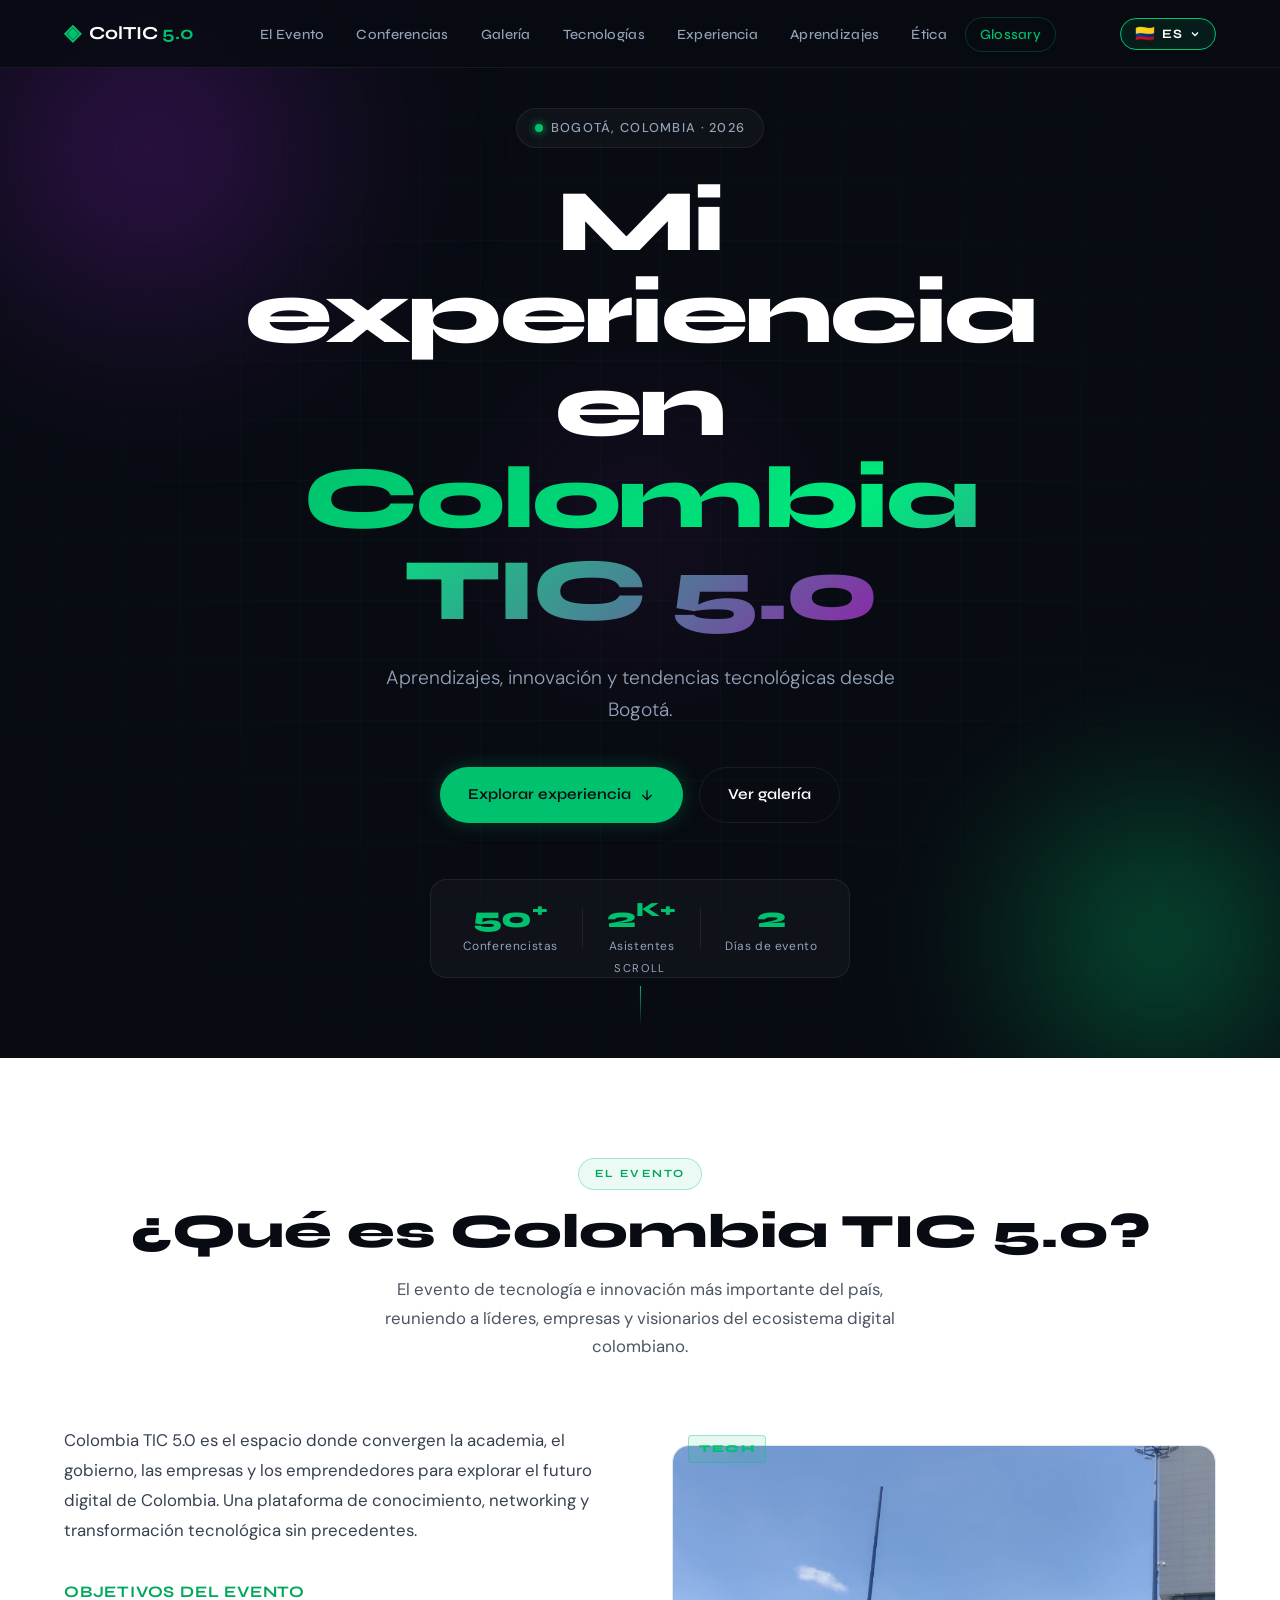
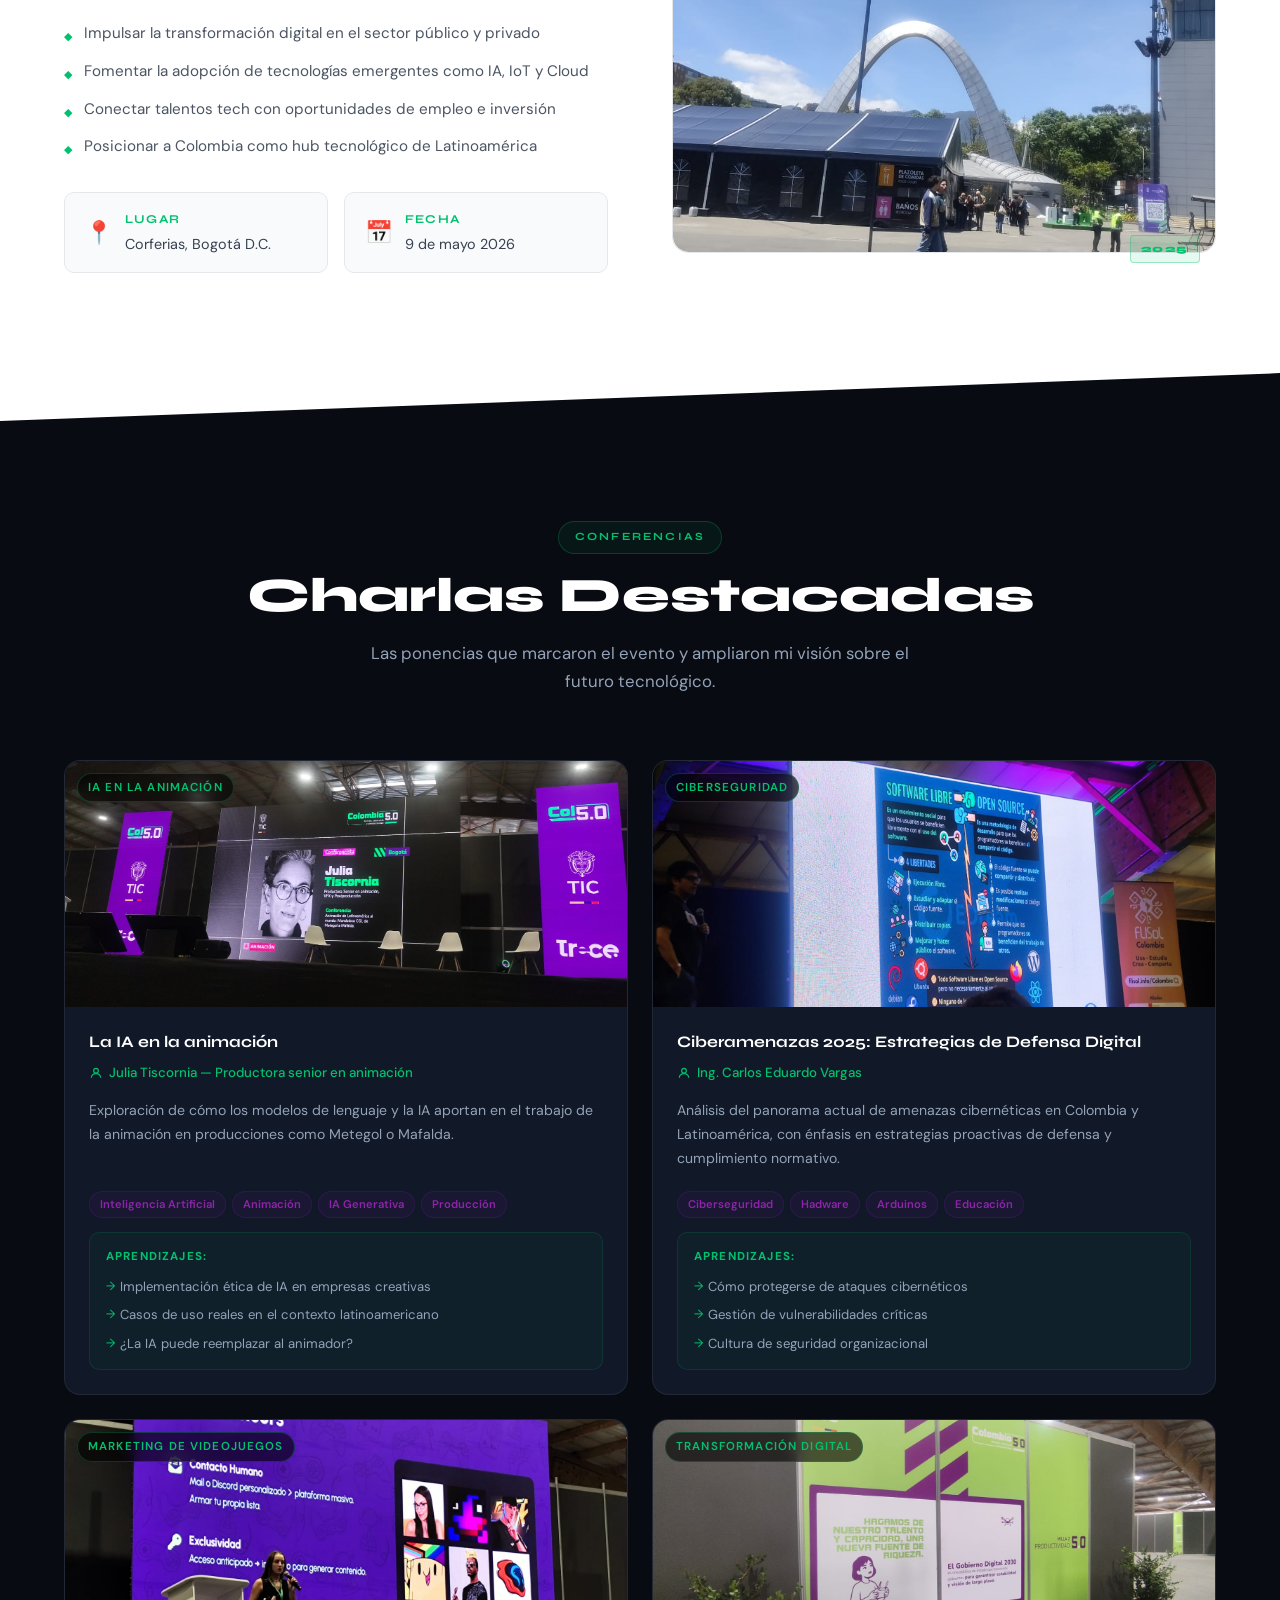
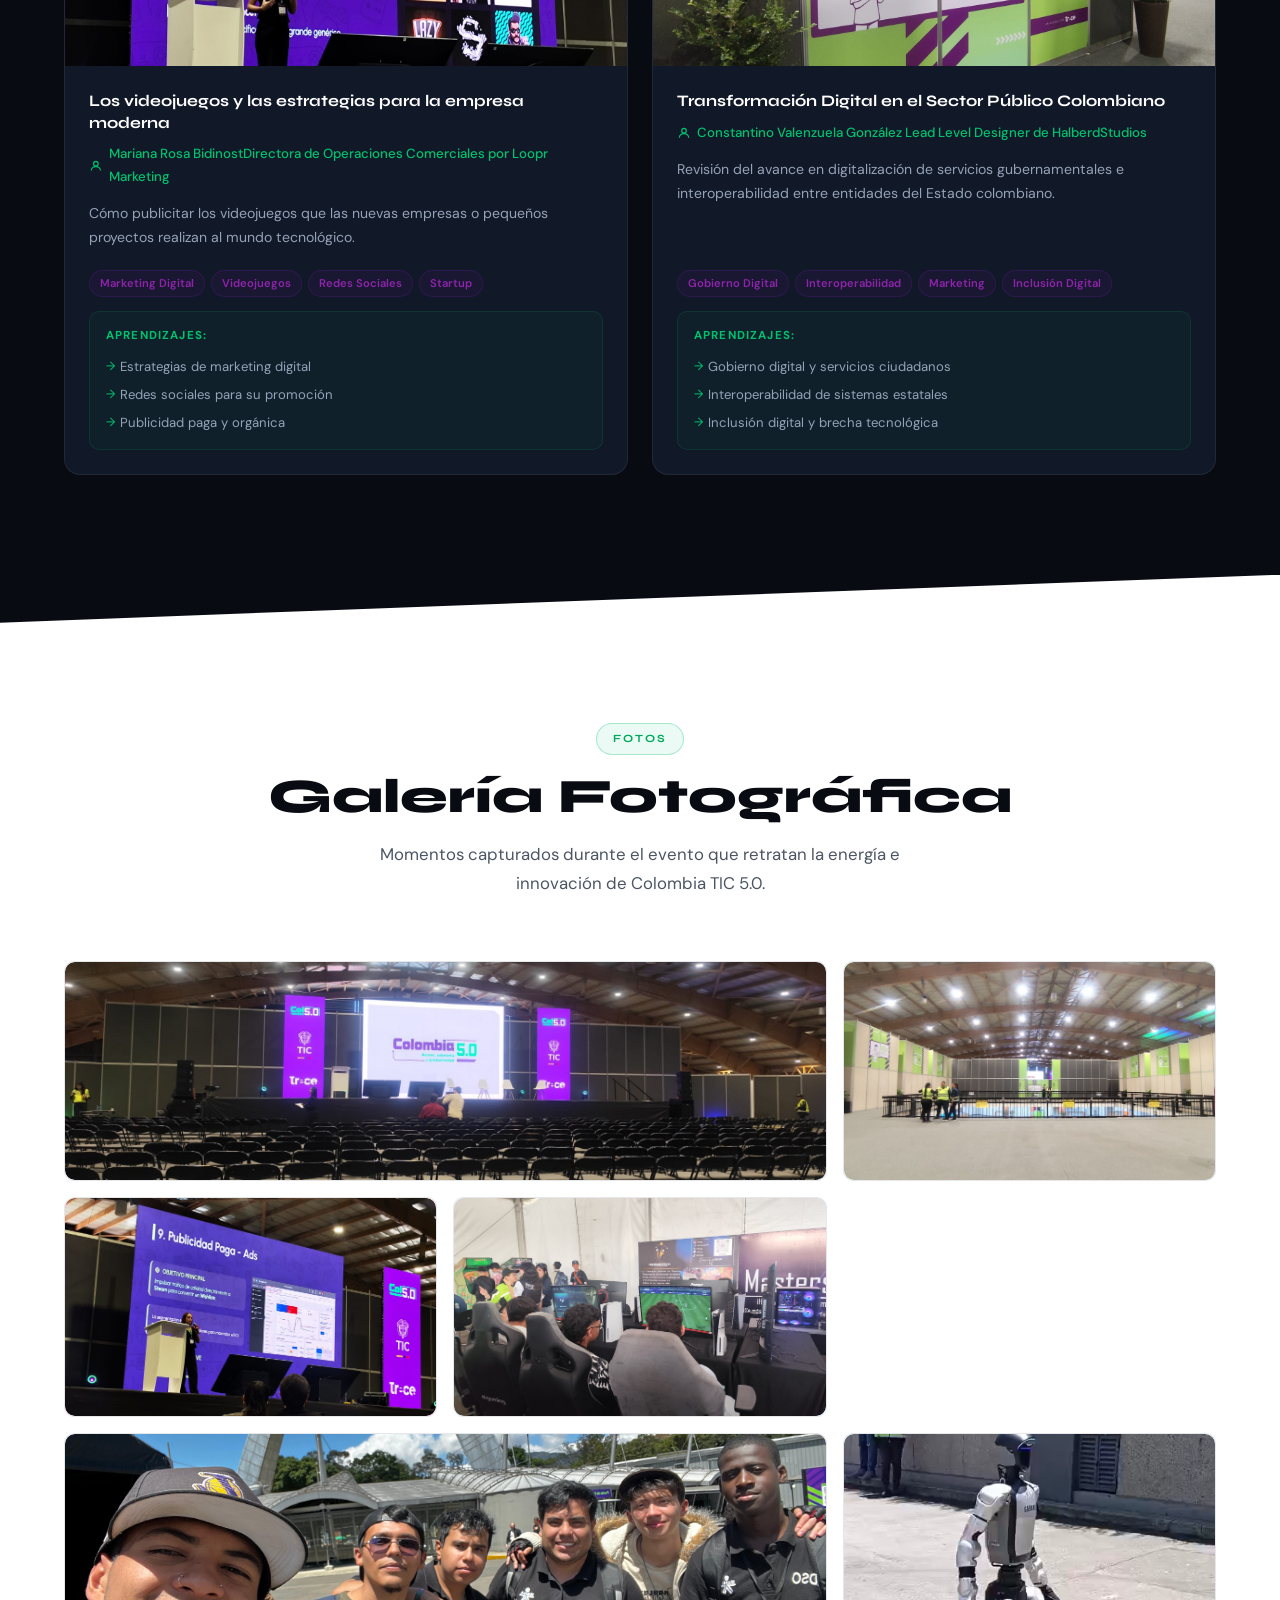
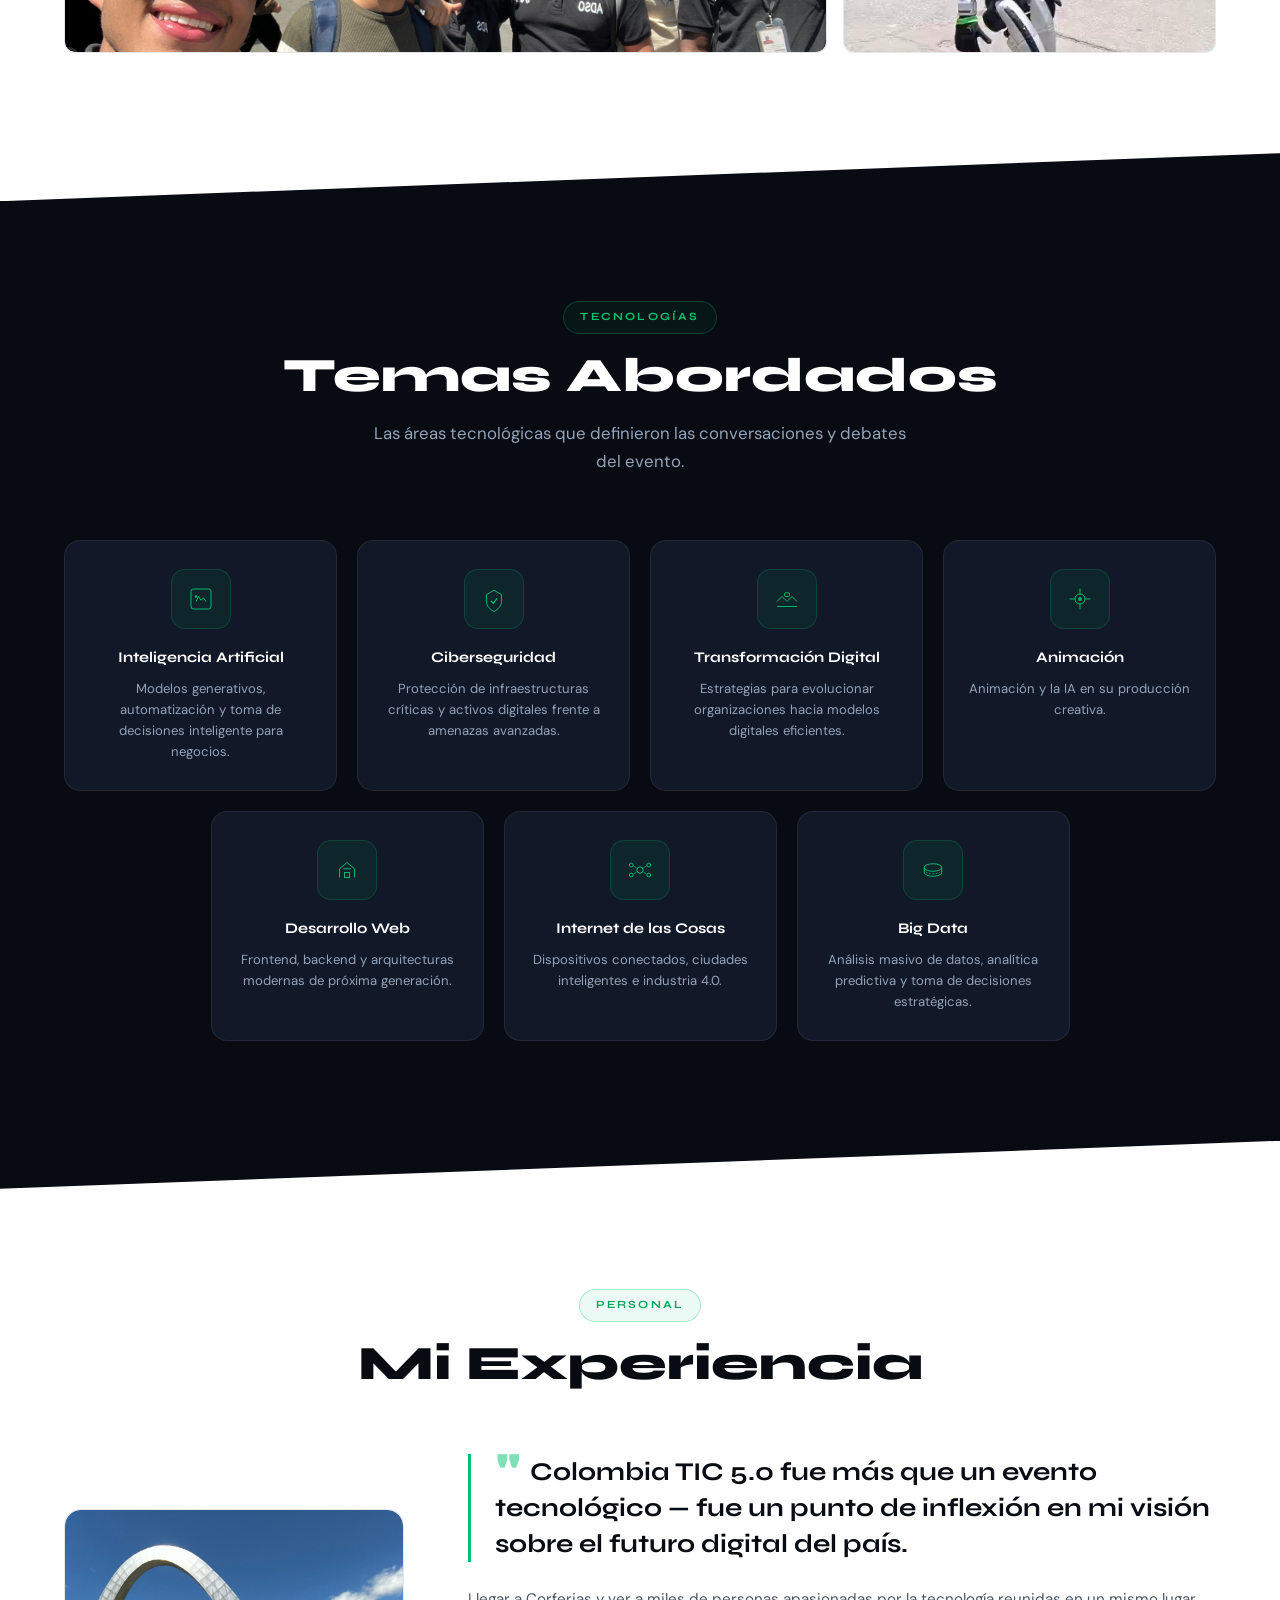
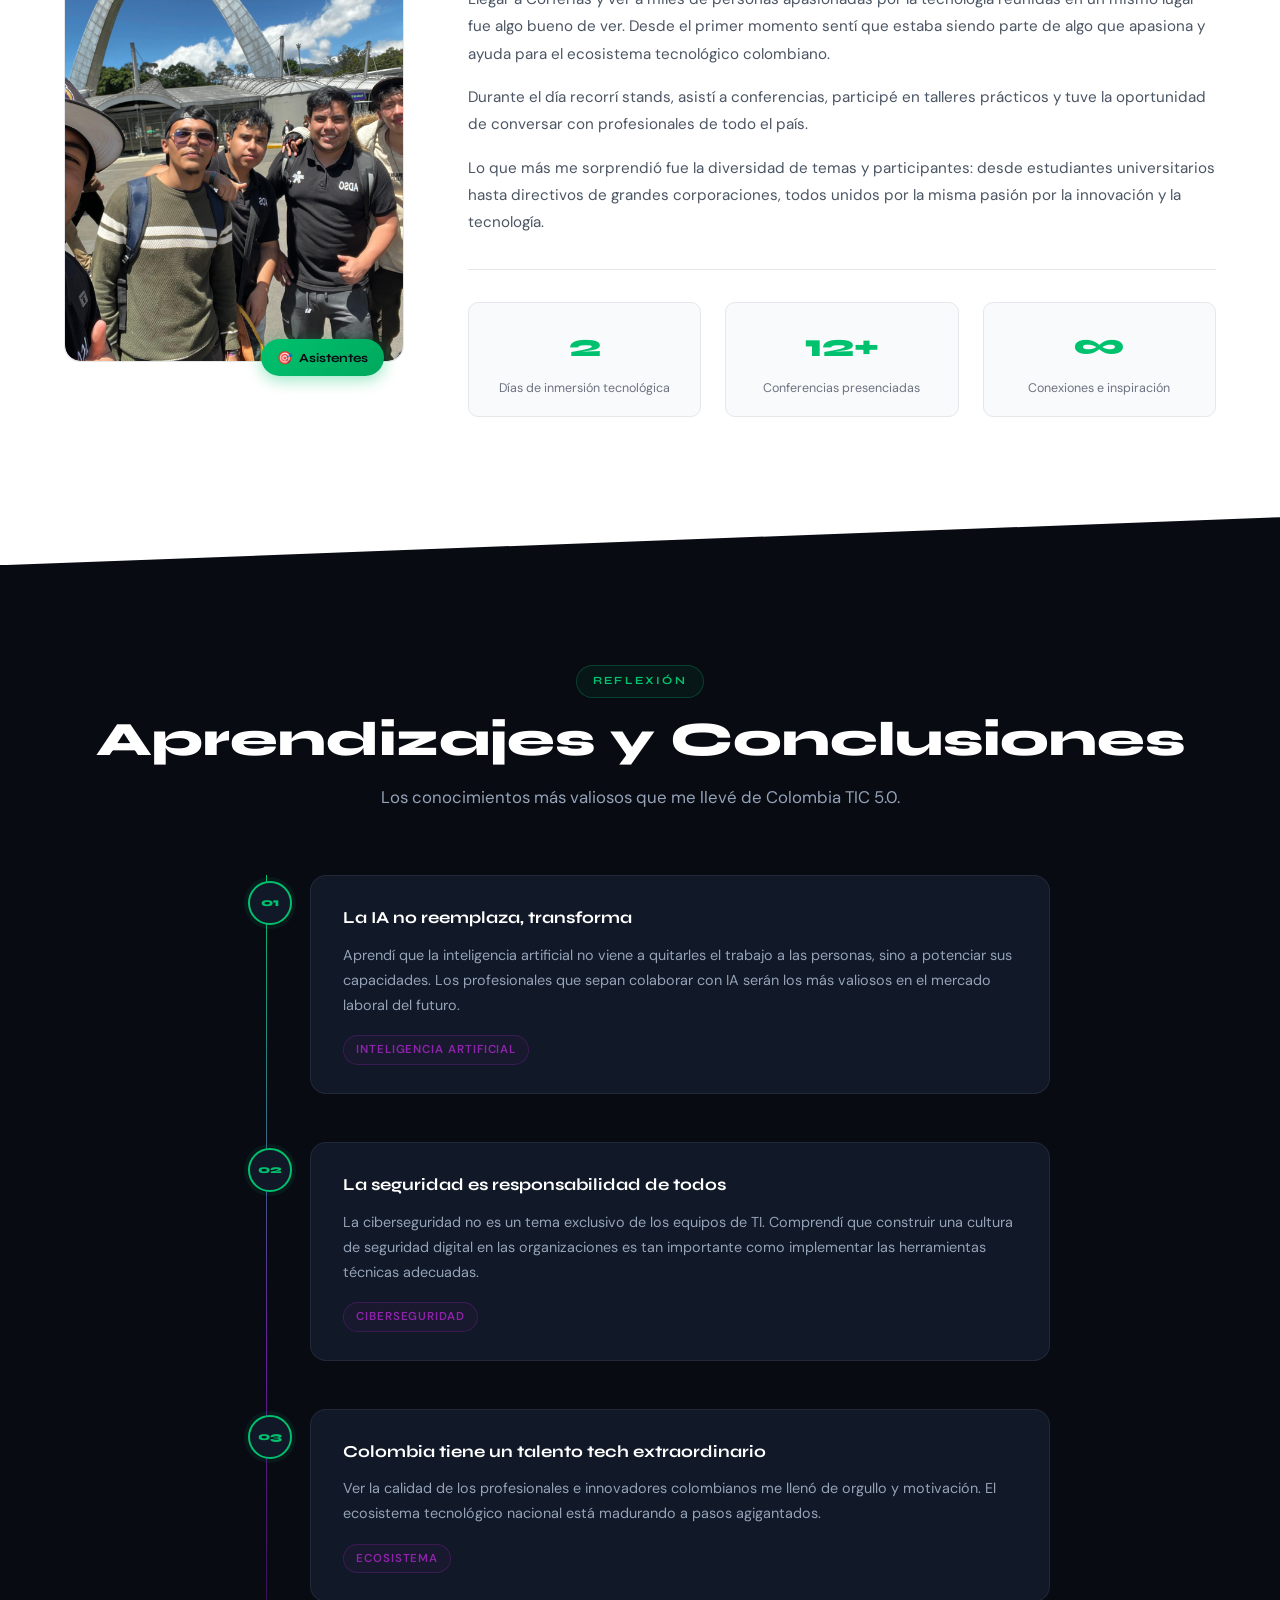
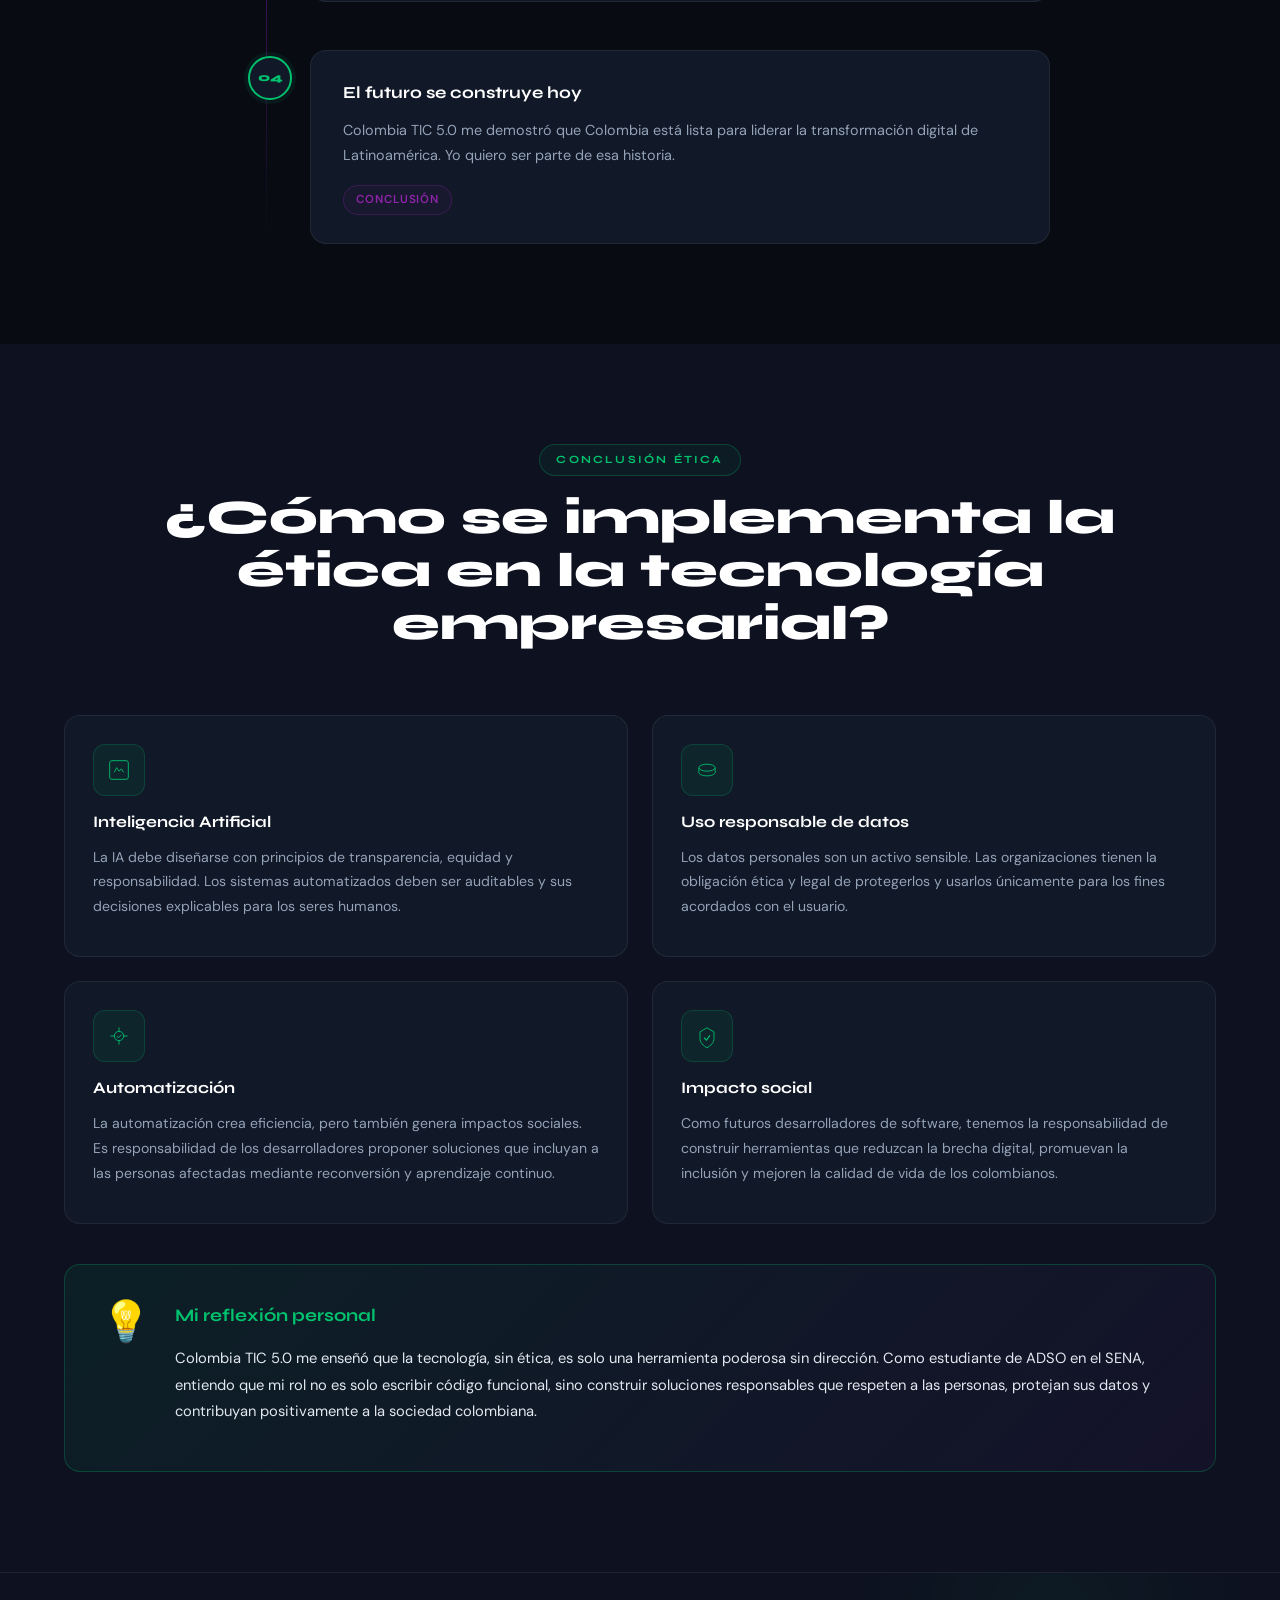
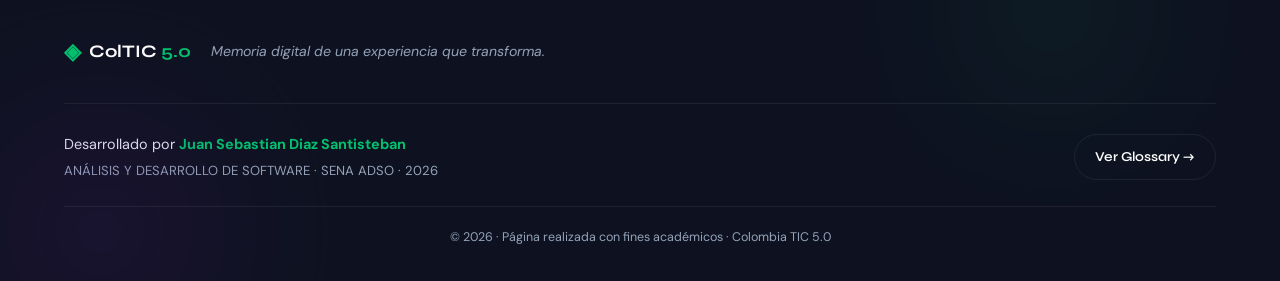
<file: index.html>
<!DOCTYPE html>
<html lang="es" data-lang="es">
<head>
  <meta charset="UTF-8" />
  <meta name="viewport" content="width=device-width, initial-scale=1.0" />
  <meta name="description" content="Mi experiencia asistiendo a Colombia TIC 5.0 - Evento de innovación y tecnología en Bogotá." />
  <title>Colombia TIC 5.0 | Mi Experiencia</title>
  <link rel="stylesheet" href="css/styles.css" />
  <link rel="preconnect" href="https://fonts.googleapis.com" />
  <link rel="preconnect" href="https://fonts.gstatic.com" crossorigin />
  <link href="https://fonts.googleapis.com/css2?family=Syne:wght@400;500;600;700;800&family=DM+Sans:ital,opsz,wght@0,9..40,300;0,9..40,400;0,9..40,500;1,9..40,300&display=swap" rel="stylesheet" />
</head>
<body>


  <nav class="navbar" id="navbar" role="navigation" aria-label="Navegación principal">
    <div class="nav-container">
      <a href="#hero" class="nav-logo" aria-label="Ir al inicio">
        <span class="logo-icon">◈</span>
        <span class="logo-text">ColTIC <span>5.0</span></span>
      </a>
      <button class="nav-toggle" id="navToggle" aria-label="Abrir menú" aria-expanded="false" aria-controls="navMenu">
        <span></span><span></span><span></span>
      </button>
      <ul class="nav-menu" id="navMenu" role="list">
        <li><a href="#sobre-evento" class="nav-link" data-es="El Evento" data-en="The Event">El Evento</a></li>
        <li><a href="#conferencias" class="nav-link" data-es="Conferencias" data-en="Conferences">Conferencias</a></li>
        <li><a href="#galeria" class="nav-link" data-es="Galería" data-en="Gallery">Galería</a></li>
        <li><a href="#temas" class="nav-link" data-es="Tecnologías" data-en="Technologies">Tecnologías</a></li>
        <li><a href="#experiencia" class="nav-link" data-es="Experiencia" data-en="Experience">Experiencia</a></li>
        <li><a href="#aprendizajes" class="nav-link" data-es="Aprendizajes" data-en="Learnings">Aprendizajes</a></li>
        <li><a href="#etica" class="nav-link" data-es="Ética" data-en="Ethics">Ética</a></li>
        <li><a href="glossary.html" class="nav-link nav-link--glossary">Glossary</a></li>
        
      </ul>
      <button class="lang-switch" id="langSwitch" aria-label="Cambiar idioma / Switch language">
        <span class="lang-switch-flag">🇨🇴</span>
        <span class="lang-switch-text">ES</span>
        <svg width="12" height="12" viewBox="0 0 24 24" fill="none" stroke="currentColor" stroke-width="2.5" aria-hidden="true"><polyline points="6 9 12 15 18 9"/></svg>
      </button>
    </div>
  </nav>


  <section class="hero" id="hero" aria-label="Sección principal">
    <div class="hero-bg">
      <div class="hero-grid"></div>
      <div class="hero-orb hero-orb--1" aria-hidden="true"></div>
      <div class="hero-orb hero-orb--2" aria-hidden="true"></div>
      <div class="hero-orb hero-orb--3" aria-hidden="true"></div>
      <div class="hero-particles" id="heroParticles" aria-hidden="true"></div>
    </div>
    <div class="hero-content">
      <div class="hero-badge reveal">
        <span class="badge-dot"></span>
        <span data-es="Bogotá, Colombia · 2026" data-en="Bogotá, Colombia · 2026">Bogotá, Colombia · 2026</span>
      </div>
      <h1 class="hero-title reveal">
        <span data-es="Mi experiencia en" data-en="My experience at">Mi experiencia en</span><br />
        <em>Colombia TIC 5.0</em>
      </h1>
      <p class="hero-subtitle reveal" data-es="Aprendizajes, innovación y tendencias tecnológicas desde Bogotá." data-en="Learnings, innovation and technology trends from Bogotá.">
        Aprendizajes, innovación y tendencias tecnológicas desde Bogotá.
      </p>
      <div class="hero-cta reveal">
        <a href="#sobre-evento" class="btn btn--primary">
          <span data-es="Explorar experiencia" data-en="Explore experience">Explorar experiencia</span>
          <svg width="16" height="16" viewBox="0 0 24 24" fill="none" stroke="currentColor" stroke-width="2" aria-hidden="true"><path d="M12 5v14M5 12l7 7 7-7"/></svg>
        </a>
        <a href="#galeria" class="btn btn--ghost" data-es="Ver galería" data-en="View gallery">Ver galería</a>
      </div>
      <div class="hero-stats reveal">
        <div class="stat">
          <span class="stat-num">50<sup>+</sup></span>
          <span class="stat-label" data-es="Conferencistas" data-en="Speakers">Conferencistas</span>
        </div>
        <div class="stat-divider" aria-hidden="true"></div>
        <div class="stat">
          <span class="stat-num">2K<sup>+</sup></span>
          <span class="stat-label" data-es="Asistentes" data-en="Attendees">Asistentes</span>
        </div>
        <div class="stat-divider" aria-hidden="true"></div>
        <div class="stat">
          <span class="stat-num">2</span>
          <span class="stat-label" data-es="Días de evento" data-en="Event days">Días de evento </span>
        </div>
      </div>
    </div>
    <div class="hero-scroll-indicator" aria-hidden="true">
      <span>Scroll</span>
      <div class="scroll-line"></div>
    </div>
  </section>


  <section class="section sobre-evento" id="sobre-evento" aria-labelledby="sobre-titulo">
    <div class="container">
      <div class="section-header reveal">
        <span class="section-tag" data-es="El Evento" data-en="The Event">El Evento</span>
        <h2 class="section-title" id="sobre-titulo" data-es="¿Qué es Colombia TIC 5.0?" data-en="What is Colombia TIC 5.0?">¿Qué es Colombia TIC 5.0?</h2>
        <p class="section-desc" data-es="El evento de tecnología e innovación más importante del país, reuniendo a líderes, empresas y visionarios del ecosistema digital colombiano." data-en="The most important technology and innovation event in the country, bringing together leaders, companies and visionaries of the Colombian digital ecosystem.">El evento de tecnología e innovación más importante del país, reuniendo a líderes, empresas y visionarios del ecosistema digital colombiano.</p>
      </div>
      <div class="sobre-grid">
        <div class="sobre-content reveal">
          <p class="sobre-text" data-es="Colombia TIC 5.0 es el espacio donde convergen la academia, el gobierno, las empresas y los emprendedores para explorar el futuro digital de Colombia. Una plataforma de conocimiento, networking y transformación tecnológica sin precedentes." data-en="Colombia TIC 5.0 is the space where academia, government, companies and entrepreneurs converge to explore the digital future of Colombia. An unprecedented platform for knowledge, networking and technological transformation.">Colombia TIC 5.0 es el espacio donde convergen la academia, el gobierno, las empresas y los emprendedores para explorar el futuro digital de Colombia. Una plataforma de conocimiento, networking y transformación tecnológica sin precedentes.</p>
          <div class="sobre-objetivos">
            <h3 data-es="Objetivos del evento" data-en="Event Objectives">Objetivos del evento</h3>
            <ul class="objetivos-list">
              <li><span class="obj-icon" aria-hidden="true">◆</span><span data-es="Impulsar la transformación digital en el sector público y privado" data-en="Drive digital transformation in the public and private sector">Impulsar la transformación digital en el sector público y privado</span></li>
              <li><span class="obj-icon" aria-hidden="true">◆</span><span data-es="Fomentar la adopción de tecnologías emergentes como IA, IoT y Cloud" data-en="Foster the adoption of emerging technologies such as AI, IoT and Cloud">Fomentar la adopción de tecnologías emergentes como IA, IoT y Cloud</span></li>
              <li><span class="obj-icon" aria-hidden="true">◆</span><span data-es="Conectar talentos tech con oportunidades de empleo e inversión" data-en="Connect tech talents with employment and investment opportunities">Conectar talentos tech con oportunidades de empleo e inversión</span></li>
              <li><span class="obj-icon" aria-hidden="true">◆</span><span data-es="Posicionar a Colombia como hub tecnológico de Latinoamérica" data-en="Position Colombia as a technology hub in Latin America">Posicionar a Colombia como hub tecnológico de Latinoamérica</span></li>
            </ul>
          </div>
          <div class="sobre-info-cards">
            <div class="info-card">
              <span class="info-icon" aria-hidden="true">📍</span>
              <div>
                <strong data-es="Lugar" data-en="Venue">Lugar</strong>
                <p>Corferias, Bogotá D.C.</p>
              </div>
            </div>
            <div class="info-card">
              <span class="info-icon" aria-hidden="true">📅</span>
              <div>
                <strong data-es="Fecha" data-en="Date">Fecha</strong>
                <p data-es="9 de mayo 2026" data-en="May 9, 2026">9 de mayo 2026</p>
              </div>
            </div>
          </div>
        </div>
        <div class="sobre-visual reveal">
          <div class="event-image-frame">
            <div class="event-image-placeholder" role="img" aria-label="Imagen representativa del evento Colombia TIC 5.0">
              <img src="img mp4/Corferias.jpeg" alt="Colombia TIC 5.0 - Corferias Bogotá" class="event-img" />
              <div class="placeholder-inner placeholder-fallback">
                <div class="placeholder-icon" aria-hidden="true">
                  <svg viewBox="0 0 80 80" fill="none"><circle cx="40" cy="40" r="38" stroke="var(--verde)" stroke-width="2" stroke-dasharray="6 4"/><circle cx="40" cy="40" r="8" fill="var(--verde)" opacity="0.3"/></svg>
                </div>
                <span>Colombia TIC 5.0</span>
              </div>
            </div>
            <div class="frame-tag frame-tag--tl" aria-hidden="true">TECH</div>
            <div class="frame-tag frame-tag--br" aria-hidden="true">2025</div>
          </div>
        </div>
      </div>
    </div>
  </section>


  <section class="section conferencias" id="conferencias" aria-labelledby="conf-titulo">
    <div class="container">
      <div class="section-header reveal">
        <span class="section-tag" data-es="Conferencias" data-en="Conferences">Conferencias</span>
        <h2 class="section-title" id="conf-titulo" data-es="Charlas Destacadas" data-en="Featured Talks">Charlas Destacadas</h2>
        <p class="section-desc" data-es="Las ponencias que marcaron el evento y ampliaron mi visión sobre el futuro tecnológico." data-en="The talks that marked the event and broadened my vision of the technological future.">Las ponencias que marcaron el evento y ampliaron mi visión sobre el futuro tecnológico.</p>
      </div>
      <div class="conferencias-grid">

        <!-- CONFERENCIA 1 -->
        <article class="conf-card reveal" tabindex="0">
          <div class="conf-card-img" role="img" aria-label="Conferencia IA en la animación">
            <div class="conf-img-placeholder conf-img--1">
              <img src="img mp4/conferencia 1.jpeg" alt="Conferencia IA en la animación" class="conf-img" />
              <svg class="conf-svg-fallback" viewBox="0 0 60 60" fill="none" aria-hidden="true"><rect x="10" y="15" width="40" height="30" rx="4" stroke="white" stroke-width="1.5"/><path d="M20 30h20M25 24l5 6 5-6" stroke="white" stroke-width="1.5"/></svg>
            </div>
            <div class="conf-category" data-es="IA en la Animación" data-en="AI in Animation">IA en la Animación</div>
          </div>
          <div class="conf-card-body">
            <h3 class="conf-title" data-es="La IA en la animación" data-en="AI in Animation">La IA en la animación</h3>
            <p class="conf-speaker">
              <svg width="14" height="14" viewBox="0 0 24 24" fill="none" stroke="currentColor" stroke-width="2" aria-hidden="true"><circle cx="12" cy="8" r="4"/><path d="M4 20c0-4 3.6-7 8-7s8 3 8 7"/></svg>
              <span data-es="Julia Tiscornia — Productora senior en animación" data-en="Julia Tiscornia — Senior Animation Producer">Julia Tiscornia — Productora senior en animación</span>
            </p>
            <p class="conf-desc" data-es="Exploración de cómo los modelos de lenguaje y la IA aportan en el trabajo de la animación en producciones como Metegol o Mafalda." data-en="Exploration of how language models and AI contribute to animation work in productions such as Metegol or Mafalda.">Exploración de cómo los modelos de lenguaje y la IA aportan en el trabajo de la animación en producciones como Metegol o Mafalda.</p>
            <div class="conf-keywords">
              <span class="keyword-tag" data-es="Inteligencia Artificial" data-en="Artificial Intelligence">Inteligencia Artificial</span>
              <span class="keyword-tag" data-es="Animación" data-en="Animation">Animación</span>
              <span class="keyword-tag" data-es="IA Generativa" data-en="Generative AI">IA Generativa</span>
              <span class="keyword-tag" data-es="Producción" data-en="Production">Producción</span>
            </div>
            <div class="conf-learnings">
              <span class="learnings-label" data-es="Aprendizajes:" data-en="Key Learnings:">Aprendizajes:</span>
              <ul>
                <li data-es="Implementación ética de IA en empresas creativas" data-en="Ethical implementation of AI in creative companies">Implementación ética de IA en empresas creativas</li>
                <li data-es="Casos de uso reales en el contexto latinoamericano" data-en="Real use cases in the Latin American context">Casos de uso reales en el contexto latinoamericano</li>
                <li data-es="¿La IA puede reemplazar al animador?" data-en="Can AI replace the animator?">¿La IA puede reemplazar al animador?</li>
              </ul>
            </div>
          </div>
        </article>

        <!-- CONFERENCIA 2 -->
        <article class="conf-card reveal" tabindex="0">
          <div class="conf-card-img" role="img" aria-label="Conferencia de Ciberseguridad">
            <div class="conf-img-placeholder conf-img--2">
              <img src="img mp4/conferencia 2.jpeg" alt="Conferencia Ciberseguridad" class="conf-img" />
              <svg class="conf-svg-fallback" viewBox="0 0 60 60" fill="none" aria-hidden="true"><path d="M30 10 L46 17 L46 28 C46 38 38.5 46.5 30 50 C21.5 46.5 14 38 14 28 L14 17 Z" stroke="white" stroke-width="1.5" fill="none"/><path d="M23 30l5 5 9-10" stroke="white" stroke-width="2"/></svg>
            </div>
            <div class="conf-category" data-es="Ciberseguridad" data-en="Cybersecurity">Robótica y Hardware libre </div>
          </div>
          <div class="conf-card-body">
            <h3 class="conf-title" data-es="Ciberamenazas 2025: Estrategias de Defensa Digital" data-en="Cyber Threats 2025: Digital Defense Strategies">Robotica y Hadware libre: Soberania tecnológica desde la educación</h3>
            <p class="conf-speaker">
              <svg width="14" height="14" viewBox="0 0 24 24" fill="none" stroke="currentColor" stroke-width="2" aria-hidden="true"><circle cx="12" cy="8" r="4"/><path d="M4 20c0-4 3.6-7 8-7s8 3 8 7"/></svg>
              <span data-es="Ing. Carlos Eduardo Vargas" data-en="Eng. Carlos Eduardo Vargas">Prof. Javier Garzón</span>
            </p>
            <p class="conf-desc" data-es="Análisis del panorama actual de amenazas cibernéticas en Colombia y Latinoamérica, con énfasis en estrategias proactivas de defensa y cumplimiento normativo." data-en="Analysis of the current cyberthreat landscape in Colombia and Latin America, with emphasis on proactive defense strategies and regulatory compliance.">Análisis del multiples componentes de robotica, y software en la educación ademas conocer multiples tecnologias libres</p>
            <div class="conf-keywords">
              <span class="keyword-tag" data-es="Ciberseguridad" data-en="Cybersecurity">Robotica</span>
              <span class="keyword-tag">Hadware</span>
              <span class="keyword-tag">Arduinos</span>
              <span class="keyword-tag">Educación</span>
            </div>
            <div class="conf-learnings">
              <span class="learnings-label" data-es="Aprendizajes:" data-en="Key Learnings:">Aprendizajes:</span>
              <ul>
                <li data-es="Cómo protegerse de ataques cibernéticos" data-en="How to protect yourself from cyberattacks">Cómo la educación permite nuevos concimientos tecnologicos</li>
                <li data-es="Gestión de vulnerabilidades críticas" data-en="Critical vulnerability management">Gestión de Arduinos y Software</li>
                <li data-es="Cultura de seguridad organizacional" data-en="Organizational security culture">Tecnologias libres</li>
              </ul>
            </div>
          </div>
        </article>

        <!-- CONFERENCIA 3 -->
        <article class="conf-card reveal" tabindex="0">
          <div class="conf-card-img" role="img" aria-label="Conferencia Marketing de Videojuegos">
            <div class="conf-img-placeholder conf-img--3">
              <img src="img mp4/conferencia 3.jpeg" alt="Conferencia Marketing de Videojuegos" class="conf-img" />
              <svg class="conf-svg-fallback" viewBox="0 0 60 60" fill="none" aria-hidden="true"><path d="M42 35a8 8 0 0 0-8-8 11 11 0 0 0-20 3.5A7 7 0 0 0 18 44h24a6 6 0 0 0 0-9z" stroke="white" stroke-width="1.5" fill="none"/></svg>
            </div>
            <div class="conf-category" data-es="Marketing de Videojuegos" data-en="Video Game Marketing">Marketing de Videojuegos</div>
          </div>
          <div class="conf-card-body">
            <h3 class="conf-title" data-es="Los videojuegos y las estrategias para la empresa moderna" data-en="Video Games and Strategies for the Modern Company">Los videojuegos y las estrategias para la empresa moderna</h3>
            <p class="conf-speaker">
              <svg width="14" height="14" viewBox="0 0 24 24" fill="none" stroke="currentColor" stroke-width="2" aria-hidden="true"><circle cx="12" cy="8" r="4"/><path d="M4 20c0-4 3.6-7 8-7s8 3 8 7"/></svg>
              <span> Mariana Rosa BidinostDirectora de Operaciones Comerciales por Loopr Marketing</span>
            </p>
            <p class="conf-desc" data-es="Cómo publicitar los videojuegos que las nuevas empresas o pequeños proyectos realizan al mundo tecnológico." data-en="How to advertise video games that new companies or small projects create for the technology world.">Cómo publicitar los videojuegos que las nuevas empresas o pequeños proyectos realizan al mundo tecnológico.</p>
            <div class="conf-keywords">
              <span class="keyword-tag" data-es="Marketing Digital" data-en="Digital Marketing">Marketing Digital</span>
              <span class="keyword-tag" data-es="Videojuegos" data-en="Video Games">Videojuegos</span>
              <span class="keyword-tag" data-es="Redes Sociales" data-en="Social Media">Redes Sociales</span>
              <span class="keyword-tag">Startup</span>
            </div>
            <div class="conf-learnings">
              <span class="learnings-label" data-es="Aprendizajes:" data-en="Key Learnings:">Aprendizajes:</span>
              <ul>
                <li data-es="Estrategias de marketing digital" data-en="Digital marketing strategies">Estrategias de marketing digital</li>
                <li data-es="Redes sociales para su promoción" data-en="Social media for promotion">Redes sociales para su promoción</li>
                <li data-es="Publicidad paga y orgánica" data-en="Paid and organic advertising">Publicidad paga y orgánica</li>
              </ul>
            </div>
          </div>
        </article>

        <!-- CONFERENCIA 4 -->
        <article class="conf-card reveal" tabindex="0">
          <div class="conf-card-img" role="img" aria-label="Conferencia de Transformación Digital">
            <div class="conf-img-placeholder conf-img--4">
              <img src="img mp4/galeria 2.jpeg" alt="Conferencia Transformación Digital" class="conf-img" />
              <svg class="conf-svg-fallback" viewBox="0 0 60 60" fill="none" aria-hidden="true"><path d="M15 30 C15 22 22 15 30 15" stroke="white" stroke-width="1.5"/><path d="M45 30 C45 38 38 45 30 45" stroke="white" stroke-width="1.5"/><circle cx="30" cy="30" r="6" stroke="white" stroke-width="1.5" fill="none"/></svg>
            </div>
            <div class="conf-category" data-es="Transformación Digital" data-en="Digital Transformation">Transformación Digital</div>
          </div>
          <div class="conf-card-body">
            <h3 class="conf-title" data-es="Transformación Digital en el Sector Público Colombiano" data-en="Digital Transformation in the Colombian Public Sector">Diseña con alma, demuéstralo con datos: cómo destacar en un mercado saturado</h3>
            <p class="conf-speaker">
              <svg width="14" height="14" viewBox="0 0 24 24" fill="none" stroke="currentColor" stroke-width="2" aria-hidden="true"><circle cx="12" cy="8" r="4"/><path d="M4 20c0-4 3.6-7 8-7s8 3 8 7"/></svg>
              <span>Constantino Valenzuela González Lead Level Designer de HalberdStudios</span>
            </p>
            <p class="conf-desc" data-es="Revisión del avance en digitalización de servicios gubernamentales e interoperabilidad entre entidades del Estado colombiano." data-en="Review of the progress in digitalization of government services and interoperability between Colombian State entities.">Revisión del avance en digitalización y como sobresalir en un mercado saturado.</p>
            <div class="conf-keywords">
              <span class="keyword-tag" data-es="Gobierno Digital" data-en="Digital Government">Gobierno Digital</span>
              <span class="keyword-tag" data-es="Interoperabilidad" data-en="Interoperability">Interoperabilidad</span>
              <span class="keyword-tag">Marketing</span>
              <span class="keyword-tag" data-es="Inclusión Digital" data-en="Digital Inclusion">Inclusión Digital</span>
            </div>
            <div class="conf-learnings">
              <span class="learnings-label" data-es="Aprendizajes:" data-en="Key Learnings:">Aprendizajes:</span>
              <ul>
                <li data-es="Gobierno digital y servicios ciudadanos" data-en="Digital government and citizen services">Gobierno digital y servicios ciudadanos</li>
                <li data-es="Interoperabilidad de sistemas estatales" data-en="Interoperability of state systems">Interoperabilidad de sistemas estatales</li>
                <li data-es="Inclusión digital y brecha tecnológica" data-en="Digital inclusion and the technology gap">Inclusión digital y brecha tecnológica</li>
              </ul>
            </div>
          </div>
        </article>

      </div>
    </div>
  </section>

  <!-- ===== GALERÍA ===== -->
  <section class="section galeria" id="galeria" aria-labelledby="gal-titulo">
    <div class="container">
      <div class="section-header reveal">
        <span class="section-tag" data-es="Fotos" data-en="Photos">Fotos</span>
        <h2 class="section-title" id="gal-titulo" data-es="Galería Fotográfica" data-en="Photo Gallery">Galería Fotográfica</h2>
        <p class="section-desc" data-es="Momentos capturados durante el evento que retratan la energía e innovación de Colombia TIC 5.0." data-en="Moments captured during the event that portray the energy and innovation of Colombia TIC 5.0.">Momentos capturados durante el evento que retratan la energía e innovación de Colombia TIC 5.0.</p>
      </div>
      <div class="gallery-grid reveal" role="list">
        <button class="gallery-item gallery-item--large" data-index="0" aria-label="Ver foto 1 ampliada" role="listitem">
          <div class="gallery-placeholder" data-label="Apertura del Evento" data-label-en="Event Opening">
            <img src="img mp4/conferencia 4.jpeg" alt="Apertura del Evento" class="gallery-img" />
            <div class="gal-fallback" aria-hidden="true">
              <svg viewBox="0 0 48 48" fill="none"><rect x="6" y="10" width="36" height="28" rx="3" stroke="white" stroke-width="1.5"/><circle cx="24" cy="24" r="7" stroke="var(--verde)" stroke-width="1.5"/><rect x="18" y="6" width="12" height="6" rx="2" stroke="white" stroke-width="1.5"/></svg>
              <span data-es="Apertura del Evento" data-en="Event Opening">Apertura del Evento</span>
            </div>
          </div>
          <div class="gallery-overlay" aria-hidden="true"><span data-es="Ver foto" data-en="View photo">Ver foto</span></div>
        </button>

        <button class="gallery-item" data-index="1" aria-label="Ver foto 2 ampliada" role="listitem">
          <div class="gallery-placeholder" data-label="Sala Principal" data-label-en="Main Hall">
            <img src="img mp4/galeria 5.jpeg" alt="Sala Principal" class="gallery-img" />
            <div class="gal-fallback" aria-hidden="true">
              <svg viewBox="0 0 48 48" fill="none"><rect x="6" y="10" width="36" height="28" rx="3" stroke="white" stroke-width="1.5"/><circle cx="24" cy="24" r="7" stroke="var(--verde)" stroke-width="1.5"/><rect x="18" y="6" width="12" height="6" rx="2" stroke="white" stroke-width="1.5"/></svg>
              <span data-es="Sala Principal" data-en="Main Hall">Sala Principal</span>
            </div>
          </div>
          <div class="gallery-overlay" aria-hidden="true"><span data-es="Ver foto" data-en="View photo">Ver foto</span></div>
        </button>

        <button class="gallery-item" data-index="2" aria-label="Ver foto 3 ampliada" role="listitem">
          <div class="gallery-placeholder" data-label="conferencias" data-label-en="Conference Room">
            <img src="img mp4/galeria 7.jpeg" alt="Sala de conferencias" class="gallery-img" />
            <div class="gal-fallback" aria-hidden="true">
              <svg viewBox="0 0 48 48" fill="none"><rect x="6" y="10" width="36" height="28" rx="3" stroke="white" stroke-width="1.5"/><circle cx="24" cy="24" r="7" stroke="var(--verde)" stroke-width="1.5"/><rect x="18" y="6" width="12" height="6" rx="2" stroke="white" stroke-width="1.5"/></svg>
              <span data-es="Sala de conferencias" data-en="Conference Room">Sala de conferencias</span>
            </div>
          </div>
          <div class="gallery-overlay" aria-hidden="true"><span data-es="Ver foto" data-en="View photo">Ver foto</span></div>
        </button>

        <button class="gallery-item" data-index="3" aria-label="Ver foto 4 ampliada" role="listitem">
          <div class="gallery-placeholder" data-label="Zona de juegos" data-label-en="Gaming Zone">
            <img src="img mp4/galeria 10.jpeg" alt="Zona de juegos" class="gallery-img" />
            <div class="gal-fallback" aria-hidden="true">
              <svg viewBox="0 0 48 48" fill="none"><rect x="6" y="10" width="36" height="28" rx="3" stroke="white" stroke-width="1.5"/><circle cx="24" cy="24" r="7" stroke="var(--verde)" stroke-width="1.5"/><rect x="18" y="6" width="12" height="6" rx="2" stroke="white" stroke-width="1.5"/></svg>
              <span data-es="Zona de juegos" data-en="Gaming Zone">Zona de juegos</span>
            </div>
          </div>
          <div class="gallery-overlay" aria-hidden="true"><span data-es="Ver foto" data-en="View photo">Ver foto</span></div>
        </button>

        <button class="gallery-item gallery-item--large" data-index="4" aria-label="Ver foto 5 ampliada" role="listitem">
          <div class="gallery-placeholder" data-label="Con los panas" data-label-en="With the crew">
            <img src="img mp4/foto grupal.jpeg" alt="Con los panas" class="gallery-img" />
            <div class="gal-fallback" aria-hidden="true">
              <svg viewBox="0 0 48 48" fill="none"><rect x="6" y="10" width="36" height="28" rx="3" stroke="white" stroke-width="1.5"/><circle cx="24" cy="24" r="7" stroke="var(--verde)" stroke-width="1.5"/><rect x="18" y="6" width="12" height="6" rx="2" stroke="white" stroke-width="1.5"/></svg>
              <span data-es="Con los panas" data-en="With the crew">Con los panas</span>
            </div>
          </div>
          <div class="gallery-overlay" aria-hidden="true"><span data-es="Ver foto" data-en="View photo">Ver foto</span></div>
        </button>

        <button class="gallery-item" data-index="5" aria-label="Ver foto 6 ampliada" role="listitem">
          <div class="gallery-placeholder" data-label="Robot" data-label-en="Robot">
            <img src="img mp4/robot.png" alt="Robot Colombia TIC 5.0" class="gallery-img" />
            <div class="gal-fallback" aria-hidden="true">
              <svg viewBox="0 0 48 48" fill="none"><rect x="6" y="10" width="36" height="28" rx="3" stroke="white" stroke-width="1.5"/><circle cx="24" cy="24" r="7" stroke="var(--verde)" stroke-width="1.5"/><rect x="18" y="6" width="12" height="6" rx="2" stroke="white" stroke-width="1.5"/></svg>
              <span data-es="Robot" data-en="Robot">Robot</span>
            </div>
          </div>
          <div class="gallery-overlay" aria-hidden="true"><span data-es="Ver foto" data-en="View photo">Ver foto</span></div>
        </button>
      </div>
    </div>
    <!-- Modal -->
    <div class="gallery-modal" id="galleryModal" role="dialog" aria-modal="true" aria-label="Imagen ampliada" hidden>
      <button class="modal-close" id="modalClose" aria-label="Cerrar imagen">
        <svg width="20" height="20" viewBox="0 0 24 24" fill="none" stroke="currentColor" stroke-width="2"><line x1="18" y1="6" x2="6" y2="18"/><line x1="6" y1="6" x2="18" y2="18"/></svg>
      </button>
      <div class="modal-content">
        <div class="modal-placeholder" id="modalPlaceholder" aria-live="polite">
          <div class="modal-img-inner">
            <div class="gal-icon" aria-hidden="true"><svg viewBox="0 0 48 48" fill="none"><rect x="6" y="10" width="36" height="28" rx="3" stroke="white" stroke-width="1.5"/><circle cx="24" cy="24" r="7" stroke="var(--verde)" stroke-width="1.5"/></svg></div>
            <p id="modalLabel">Foto del evento</p>
          </div>
        </div>
      </div>
      <button class="modal-nav modal-nav--prev" id="modalPrev" aria-label="Foto anterior">&#8592;</button>
      <button class="modal-nav modal-nav--next" id="modalNext" aria-label="Foto siguiente">&#8594;</button>
    </div>
  </section>

  <!-- ===== TEMAS ===== -->
  <section class="section temas" id="temas" aria-labelledby="temas-titulo">
    <div class="container">
      <div class="section-header reveal">
        <span class="section-tag" data-es="Tecnologías" data-en="Technologies">Tecnologías</span>
        <h2 class="section-title" id="temas-titulo" data-es="Temas Abordados" data-en="Topics Covered">Temas Abordados</h2>
        <p class="section-desc" data-es="Las áreas tecnológicas que definieron las conversaciones y debates del evento." data-en="The technological areas that defined the event's conversations and debates.">Las áreas tecnológicas que definieron las conversaciones y debates del evento.</p>
      </div>
      <!-- Fila 1: 4 tarjetas -->
      <div class="temas-grid">
        <article class="tema-card reveal" tabindex="0">
          <div class="tema-icon-wrap" aria-hidden="true"><svg class="tema-icon" viewBox="0 0 48 48" fill="none"><rect x="8" y="8" width="32" height="32" rx="4" stroke="currentColor" stroke-width="1.5"/><path d="M16 28l4-8 4 6 4-4 4 6" stroke="currentColor" stroke-width="1.5" stroke-linejoin="round"/><circle cx="16" cy="20" r="2" fill="currentColor"/></svg></div>
          <h3 data-es="Inteligencia Artificial" data-en="Artificial Intelligence">Inteligencia Artificial</h3>
          <p data-es="Modelos generativos, automatización y toma de decisiones inteligente para negocios." data-en="Generative models, automation and intelligent decision-making for businesses.">Modelos generativos, automatización y toma de decisiones inteligente para negocios.</p>
        </article>
        <article class="tema-card reveal" tabindex="0">
          <div class="tema-icon-wrap" aria-hidden="true"><svg class="tema-icon" viewBox="0 0 48 48" fill="none"><path d="M24 10 L36 17 L36 28 C36 35 30.5 41 24 44 C17.5 41 12 35 12 28 L12 17 Z" stroke="currentColor" stroke-width="1.5" fill="none"/><path d="M19 27l4 4 6-8" stroke="currentColor" stroke-width="2"/></svg></div>
          <h3 data-es="Ciberseguridad" data-en="Cybersecurity">Ciberseguridad</h3>
          <p data-es="Protección de infraestructuras críticas y activos digitales frente a amenazas avanzadas." data-en="Protection of critical infrastructure and digital assets against advanced threats.">Protección de infraestructuras críticas y activos digitales frente a amenazas avanzadas.</p>
        </article>
        <article class="tema-card reveal" tabindex="0">
          <div class="tema-icon-wrap" aria-hidden="true"><svg class="tema-icon" viewBox="0 0 48 48" fill="none"><path d="M8 28l8-8 8 8 8-8 8 8" stroke="currentColor" stroke-width="1.5" stroke-linejoin="round"/><path d="M8 36h32" stroke="currentColor" stroke-width="1.5"/><rect x="20" y="14" width="8" height="6" rx="2" stroke="currentColor" stroke-width="1.5"/></svg></div>
          <h3 data-es="Transformación Digital" data-en="Digital Transformation">Transformación Digital</h3>
          <p data-es="Estrategias para evolucionar organizaciones hacia modelos digitales eficientes." data-en="Strategies to evolve organizations towards efficient digital models.">Estrategias para evolucionar organizaciones hacia modelos digitales eficientes.</p>
        </article>
        <article class="tema-card reveal" tabindex="0">
          <div class="tema-icon-wrap" aria-hidden="true"><svg class="tema-icon" viewBox="0 0 48 48" fill="none"><path d="M24 8 L24 16 M24 32 L24 40 M8 24 L16 24 M32 24 L40 24" stroke="currentColor" stroke-width="1.5" stroke-linecap="round"/><circle cx="24" cy="24" r="8" stroke="currentColor" stroke-width="1.5"/><circle cx="24" cy="24" r="3" fill="currentColor"/></svg></div>
          <h3 data-es="Animación" data-en="Animation">Animación</h3>
          <p data-es="Animación y la IA en su producción creativa." data-en="Animation and AI in its creative production.">Animación y la IA en su producción creativa.</p>
        </article>
        <!-- Fila 2: 3 centradas -->
        <div class="temas-row-2">
          <article class="tema-card reveal" tabindex="0">
            <div class="tema-icon-wrap" aria-hidden="true"><svg class="tema-icon" viewBox="0 0 48 48" fill="none"><path d="M12 36V22l12-10 12 10v14" stroke="currentColor" stroke-width="1.5" stroke-linejoin="round"/><rect x="20" y="28" width="8" height="8" stroke="currentColor" stroke-width="1.5"/><path d="M18 22h12" stroke="currentColor" stroke-width="1.5"/></svg></div>
            <h3 data-es="Desarrollo Web" data-en="Web Development">Desarrollo Web</h3>
            <p data-es="Frontend, backend y arquitecturas modernas de próxima generación." data-en="Frontend, backend and modern next-generation architectures.">Frontend, backend y arquitecturas modernas de próxima generación.</p>
          </article>
          <article class="tema-card reveal" tabindex="0">
            <div class="tema-icon-wrap" aria-hidden="true"><svg class="tema-icon" viewBox="0 0 48 48" fill="none"><circle cx="24" cy="24" r="5" stroke="currentColor" stroke-width="1.5"/><circle cx="10" cy="16" r="3" stroke="currentColor" stroke-width="1.5"/><circle cx="38" cy="16" r="3" stroke="currentColor" stroke-width="1.5"/><circle cx="10" cy="32" r="3" stroke="currentColor" stroke-width="1.5"/><circle cx="38" cy="32" r="3" stroke="currentColor" stroke-width="1.5"/><line x1="13" y1="17" x2="19" y2="21" stroke="currentColor" stroke-width="1"/><line x1="35" y1="17" x2="29" y2="21" stroke="currentColor" stroke-width="1"/><line x1="13" y1="31" x2="19" y2="27" stroke="currentColor" stroke-width="1"/><line x1="35" y1="31" x2="29" y2="27" stroke="currentColor" stroke-width="1"/></svg></div>
            <h3 data-es="Internet de las Cosas" data-en="Internet of Things">Internet de las Cosas</h3>
            <p data-es="Dispositivos conectados, ciudades inteligentes e industria 4.0." data-en="Connected devices, smart cities and industry 4.0.">Dispositivos conectados, ciudades inteligentes e industria 4.0.</p>
          </article>
          <article class="tema-card reveal" tabindex="0">
            <div class="tema-icon-wrap" aria-hidden="true"><svg class="tema-icon" viewBox="0 0 48 48" fill="none"><ellipse cx="24" cy="20" rx="14" ry="6" stroke="currentColor" stroke-width="1.5"/><path d="M10 20v8c0 3.3 6.3 6 14 6s14-2.7 14-6v-8" stroke="currentColor" stroke-width="1.5"/><path d="M10 24c0 3.3 6.3 6 14 6s14-2.7 14-6" stroke="currentColor" stroke-width="1" stroke-dasharray="3 2"/></svg></div>
            <h3 data-es="Big Data" data-en="Big Data">Big Data</h3>
            <p data-es="Análisis masivo de datos, analítica predictiva y toma de decisiones estratégicas." data-en="Massive data analysis, predictive analytics and strategic decision-making.">Análisis masivo de datos, analítica predictiva y toma de decisiones estratégicas.</p>
          </article>
        </div>
      </div>
    </div>
  </section>

  <!-- ===== EXPERIENCIA ===== -->
  <section class="section experiencia" id="experiencia" aria-labelledby="exp-titulo">
    <div class="container">
      <div class="section-header reveal">
        <span class="section-tag" data-es="Personal" data-en="Personal Experience">Personal</span>
        <h2 class="section-title" id="exp-titulo" data-es="Mi Experiencia" data-en="My Experience">Mi Experiencia</h2>
      </div>
      <div class="experiencia-layout">
        <div class="experiencia-photo reveal">
          <div class="photo-frame">

            <div class="photo-placeholder" role="img" aria-label="Fotografía personal en el evento">
              <img src="img mp4/foto grupal.jpeg" alt="Juan Sebastian Diaz Santisteban en Colombia TIC 5.0" class="photo-img" />
              <div class="photo-inner photo-fallback">
                <svg viewBox="0 0 80 80" fill="none" aria-hidden="true"><circle cx="40" cy="30" r="18" stroke="var(--verde)" stroke-width="1.5"/><path d="M10 74c0-16.6 13.4-30 30-30s30 13.4 30 30" stroke="var(--verde)" stroke-width="1.5"/></svg>
                <span data-es="Mi foto en el evento" data-en="My photo at the event">Mi foto en el evento</span>
              </div>
            </div>
            <div class="photo-badge" aria-hidden="true"><span>🎯</span> <span data-es="Asistentes" data-en="Attendee">Asistentes</span></div>
          </div>
        </div>
        <div class="experiencia-content reveal">
          <blockquote class="exp-quote">
            <span class="quote-mark" aria-hidden="true">"</span>
            <span data-es="Colombia TIC 5.0 fue más que un evento tecnológico — fue un punto de inflexión en mi visión sobre el futuro digital del país." data-en="Colombia TIC 5.0 was more than a technology event — it was a turning point in my vision of the country's digital future.">Colombia TIC 5.0 fue más que un evento tecnológico — fue un punto de inflexión en mi visión sobre el futuro digital del país.</span>
          </blockquote>
          <p data-es="Llegar a Corferias y ver a miles de personas apasionadas por la tecnología reunidas en un mismo lugar fue algo bueno de ver. Desde el primer momento sentí que estaba siendo parte de algo que apasiona y ayuda para el ecosistema tecnológico colombiano." data-en="Arriving at Corferias and seeing thousands of people passionate about technology gathered in one place was something great to witness. From the very first moment I felt I was part of something that inspires the Colombian technology ecosystem.">Llegar a Corferias y ver a miles de personas apasionadas por la tecnología reunidas en un mismo lugar fue algo bueno de ver. Desde el primer momento sentí que estaba siendo parte de algo que apasiona y ayuda para el ecosistema tecnológico colombiano.</p>
          <p data-es="Durante el día recorrí stands, asistí a conferencias, participé en talleres prácticos y tuve la oportunidad de conversar con profesionales de todo el país." data-en="During the day I visited stands, attended conferences, participated in practical workshops and had the opportunity to talk with professionals from all over the country.">Durante el día recorrí stands, asistí a conferencias, participé en talleres prácticos y tuve la oportunidad de conversar con profesionales de todo el país.</p>
          <p data-es="Lo que más me sorprendió fue la diversidad de temas y participantes: desde estudiantes universitarios hasta directivos de grandes corporaciones, todos unidos por la misma pasión por la innovación y la tecnología." data-en="What surprised me most was the diversity of topics and participants: from university students to executives of large corporations, all united by the same passion for innovation and technology.">Lo que más me sorprendió fue la diversidad de temas y participantes: desde estudiantes universitarios hasta directivos de grandes corporaciones, todos unidos por la misma pasión por la innovación y la tecnología.</p>
          <div class="exp-highlights">
            <div class="highlight"><span class="highlight-num">2</span><span class="highlight-text" data-es="Días de inmersión tecnológica" data-en="Days of tech immersion">Días de inmersión tecnológica</span></div>
            <div class="highlight"><span class="highlight-num">12+</span><span class="highlight-text" data-es="Conferencias presenciadas" data-en="Conferences attended">Conferencias presenciadas</span></div>
            <div class="highlight"><span class="highlight-num">∞</span><span class="highlight-text" data-es="Conexiones e inspiración" data-en="Connections & inspiration">Conexiones e inspiración</span></div>
          </div>
        </div>
      </div>
    </div>
  </section>

  <!-- ===== APRENDIZAJES ===== -->
  <section class="section aprendizajes" id="aprendizajes" aria-labelledby="apr-titulo">
    <div class="container">
      <div class="section-header reveal">
        <span class="section-tag" data-es="Reflexión" data-en="Reflection">Reflexión</span>
        <h2 class="section-title" id="apr-titulo" data-es="Aprendizajes y Conclusiones" data-en="Learnings & Conclusions">Aprendizajes y Conclusiones</h2>
        <p class="section-desc" data-es="Los conocimientos más valiosos que me llevé de Colombia TIC 5.0." data-en="The most valuable knowledge I took from Colombia TIC 5.0.">Los conocimientos más valiosos que me llevé de Colombia TIC 5.0.</p>
      </div>
      <div class="timeline" role="list">
        <div class="timeline-item reveal" role="listitem">
          <div class="timeline-marker" aria-hidden="true">01</div>
          <div class="timeline-content">
            <h3 data-es="La IA no reemplaza, transforma" data-en="AI doesn't replace, it transforms">La IA no reemplaza, transforma</h3>
            <p data-es="Aprendí que la inteligencia artificial no viene a quitarles el trabajo a las personas, sino a potenciar sus capacidades. Los profesionales que sepan colaborar con IA serán los más valiosos en el mercado laboral del futuro." data-en="I learned that artificial intelligence does not come to take people's jobs, but to enhance their capabilities. Professionals who know how to collaborate with AI will be the most valuable in the future job market.">Aprendí que la inteligencia artificial no viene a quitarles el trabajo a las personas, sino a potenciar sus capacidades. Los profesionales que sepan colaborar con IA serán los más valiosos en el mercado laboral del futuro.</p>
            <span class="timeline-tag" data-es="Inteligencia Artificial" data-en="Artificial Intelligence">Inteligencia Artificial</span>
          </div>
        </div>
        <div class="timeline-item reveal" role="listitem">
          <div class="timeline-marker" aria-hidden="true">02</div>
          <div class="timeline-content">
            <h3 data-es="La seguridad es responsabilidad de todos" data-en="Security is everyone's responsibility">La seguridad es responsabilidad de todos</h3>
            <p data-es="La ciberseguridad no es un tema exclusivo de los equipos de TI. Comprendí que construir una cultura de seguridad digital en las organizaciones es tan importante como implementar las herramientas técnicas adecuadas." data-en="Cybersecurity is not an exclusive topic for IT teams. I understood that building a digital security culture in organizations is as important as implementing the right technical tools.">La ciberseguridad no es un tema exclusivo de los equipos de TI. Comprendí que construir una cultura de seguridad digital en las organizaciones es tan importante como implementar las herramientas técnicas adecuadas.</p>
            <span class="timeline-tag" data-es="Ciberseguridad" data-en="Cybersecurity">Ciberseguridad</span>
          </div>
        </div>
        <div class="timeline-item reveal" role="listitem">
          <div class="timeline-marker" aria-hidden="true">03</div>
          <div class="timeline-content">
            <h3 data-es="Colombia tiene un talento tech extraordinario" data-en="Colombia has extraordinary tech talent">Colombia tiene un talento tech extraordinario</h3>
            <p data-es="Ver la calidad de los profesionales e innovadores colombianos me llenó de orgullo y motivación. El ecosistema tecnológico nacional está madurando a pasos agigantados." data-en="Seeing the quality of Colombian professionals and innovators filled me with pride and motivation. The national technology ecosystem is maturing by leaps and bounds.">Ver la calidad de los profesionales e innovadores colombianos me llenó de orgullo y motivación. El ecosistema tecnológico nacional está madurando a pasos agigantados.</p>
            <span class="timeline-tag" data-es="Ecosistema" data-en="Ecosystem">Ecosistema</span>
          </div>
        </div>
        <div class="timeline-item reveal" role="listitem">
          <div class="timeline-marker" aria-hidden="true">04</div>
          <div class="timeline-content">
            <h3 data-es="El futuro se construye hoy" data-en="The future is built today">El futuro se construye hoy</h3>
            <p data-es="Colombia TIC 5.0 me demostró que Colombia está lista para liderar la transformación digital de Latinoamérica. Yo quiero ser parte de esa historia." data-en="Colombia TIC 5.0 showed me that Colombia is ready to lead the digital transformation of Latin America. I want to be part of that story.">Colombia TIC 5.0 me demostró que Colombia está lista para liderar la transformación digital de Latinoamérica. Yo quiero ser parte de esa historia.</p>
            <span class="timeline-tag" data-es="Conclusión" data-en="Conclusion">Conclusión</span>
          </div>
        </div>
      </div>
    </div>
  </section>

  <!-- ===== ÉTICA ===== -->
  <section class="section etica" id="etica" aria-labelledby="etica-titulo">
    <div class="container">
      <div class="section-header reveal">
        <span class="section-tag" data-es="Conclusión Ética" data-en="Ethical Conclusion">Conclusión Ética</span>
        <h2 class="section-title" id="etica-titulo" data-es="¿Cómo se implementa la ética en la tecnología empresarial?" data-en="How is ethics implemented in business technology?">¿Cómo se implementa la ética en la tecnología empresarial?</h2>
      </div>
      <div class="etica-grid">
        <div class="etica-card reveal">
          <div class="etica-icon" aria-hidden="true"><svg viewBox="0 0 48 48" fill="none"><rect x="8" y="8" width="32" height="32" rx="4" stroke="currentColor" stroke-width="1.5"/><path d="M16 28l4-8 4 6 4-4 4 6" stroke="currentColor" stroke-width="1.5" stroke-linejoin="round"/></svg></div>
          <h3 data-es="Inteligencia Artificial" data-en="Artificial Intelligence">Inteligencia Artificial</h3>
          <p data-es="La IA debe diseñarse con principios de transparencia, equidad y responsabilidad. Los sistemas automatizados deben ser auditables y sus decisiones explicables para los seres humanos." data-en="AI must be designed with principles of transparency, fairness and accountability. Automated systems must be auditable and their decisions explainable to humans.">La IA debe diseñarse con principios de transparencia, equidad y responsabilidad. Los sistemas automatizados deben ser auditables y sus decisiones explicables para los seres humanos.</p>
        </div>
        <div class="etica-card reveal">
          <div class="etica-icon" aria-hidden="true"><svg viewBox="0 0 48 48" fill="none"><ellipse cx="24" cy="20" rx="14" ry="6" stroke="currentColor" stroke-width="1.5"/><path d="M10 20v8c0 3.3 6.3 6 14 6s14-2.7 14-6v-8" stroke="currentColor" stroke-width="1.5"/></svg></div>
          <h3 data-es="Uso responsable de datos" data-en="Responsible Use of Data">Uso responsable de datos</h3>
          <p data-es="Los datos personales son un activo sensible. Las organizaciones tienen la obligación ética y legal de protegerlos y usarlos únicamente para los fines acordados con el usuario." data-en="Personal data is a sensitive asset. Organizations have the ethical and legal obligation to protect it and use it only for purposes agreed upon with the user.">Los datos personales son un activo sensible. Las organizaciones tienen la obligación ética y legal de protegerlos y usarlos únicamente para los fines acordados con el usuario.</p>
        </div>
        <div class="etica-card reveal">
          <div class="etica-icon" aria-hidden="true"><svg viewBox="0 0 48 48" fill="none"><path d="M24 10v6M24 32v6M10 24h6M32 24h6" stroke="currentColor" stroke-width="1.5" stroke-linecap="round"/><circle cx="24" cy="24" r="8" stroke="currentColor" stroke-width="1.5"/><path d="M20 24l3 3 5-5" stroke="currentColor" stroke-width="1.5"/></svg></div>
          <h3 data-es="Automatización" data-en="Automation">Automatización</h3>
          <p data-es="La automatización crea eficiencia, pero también genera impactos sociales. Es responsabilidad de los desarrolladores proponer soluciones que incluyan a las personas afectadas mediante reconversión y aprendizaje continuo." data-en="Automation creates efficiency but also generates social impacts. It is the responsibility of developers to propose solutions that include affected people through retraining and continuous learning.">La automatización crea eficiencia, pero también genera impactos sociales. Es responsabilidad de los desarrolladores proponer soluciones que incluyan a las personas afectadas mediante reconversión y aprendizaje continuo.</p>
        </div>
        <div class="etica-card reveal">
          <div class="etica-icon" aria-hidden="true"><svg viewBox="0 0 48 48" fill="none"><path d="M24 10 L36 17 L36 28 C36 35 30.5 41 24 44 C17.5 41 12 35 12 28 L12 17 Z" stroke="currentColor" stroke-width="1.5" fill="none"/><path d="M19 27l4 4 6-8" stroke="currentColor" stroke-width="2"/></svg></div>
          <h3 data-es="Impacto social" data-en="Social Impact">Impacto social</h3>
          <p data-es="Como futuros desarrolladores de software, tenemos la responsabilidad de construir herramientas que reduzcan la brecha digital, promuevan la inclusión y mejoren la calidad de vida de los colombianos." data-en="As future software developers, we have the responsibility to build tools that reduce the digital divide, promote inclusion and improve the quality of life of Colombians.">Como futuros desarrolladores de software, tenemos la responsabilidad de construir herramientas que reduzcan la brecha digital, promuevan la inclusión y mejoren la calidad de vida de los colombianos.</p>
        </div>
      </div>
      <div class="etica-reflexion reveal">
        <div class="reflexion-inner">
          <span class="reflexion-icon" aria-hidden="true">💡</span>
          <div>
            <h3 data-es="Mi reflexión personal" data-en="My Personal Reflection">Mi reflexión personal</h3>
            <p data-es="Colombia TIC 5.0 me enseñó que la tecnología, sin ética, es solo una herramienta poderosa sin dirección. Como estudiante de ADSO en el SENA, entiendo que mi rol no es solo escribir código funcional, sino construir soluciones responsables que respeten a las personas, protejan sus datos y contribuyan positivamente a la sociedad colombiana." data-en="Colombia TIC 5.0 taught me that technology, without ethics, is just a powerful tool without direction. As an ADSO student at SENA, I understand that my role is not just to write functional code, but to build responsible solutions that respect people, protect their data and contribute positively to Colombian society.">Colombia TIC 5.0 me enseñó que la tecnología, sin ética, es solo una herramienta poderosa sin dirección. Como estudiante de ADSO en el SENA, entiendo que mi rol no es solo escribir código funcional, sino construir soluciones responsables que respeten a las personas, protejan sus datos y contribuyan positivamente a la sociedad colombiana.</p>
          </div>
        </div>
      </div>
    </div>
  </section>

  <!-- ===== FOOTER ===== -->
  <footer class="footer" role="contentinfo">
    <div class="footer-bg" aria-hidden="true">
      <div class="footer-orb footer-orb--1"></div>
      <div class="footer-orb footer-orb--2"></div>
    </div>
    <div class="container">
      <div class="footer-top">
        <div class="footer-brand">
          <span class="logo-icon">◈</span>
          <span class="logo-text">ColTIC <span>5.0</span></span>
        </div>
        <p class="footer-tagline" data-es="Memoria digital de una experiencia que transforma." data-en="Digital memory of a transforming experience.">Memoria digital de una experiencia que transforma.</p>
      </div>
      <div class="footer-divider" aria-hidden="true"></div>
      <div class="footer-bottom">
        <div class="footer-info">
          <p class="footer-author"><span data-es="Desarrollado por" data-en="Developed by">Desarrollado por</span> <strong>Juan Sebastian Diaz Santisteban</strong></p>
          <p class="footer-program">ANÁLISIS Y DESARROLLO DE SOFTWARE · SENA ADSO · 2026</p>
        </div>
        <a href="glossary.html" class="btn btn--ghost footer-glossary-btn" data-es="Ver Glossary →" data-en="View Glossary →">Ver Glossary →</a>
      </div>
      <p class="footer-copy" data-es="© 2026 · Página realizada con fines académicos · Colombia TIC 5.0" data-en="© 2026 · Page created for academic purposes · Colombia TIC 5.0">© 2026 · Página realizada con fines académicos · Colombia TIC 5.0</p>
    </div>
  </footer>

  <button class="back-to-top" id="backToTop" aria-label="Volver al inicio" hidden>
    <svg width="20" height="20" viewBox="0 0 24 24" fill="none" stroke="currentColor" stroke-width="2.5" aria-hidden="true"><polyline points="18 15 12 9 6 15"/></svg>
  </button>

  <script src="js/main.js"></script>
</body>
</html>
</file>
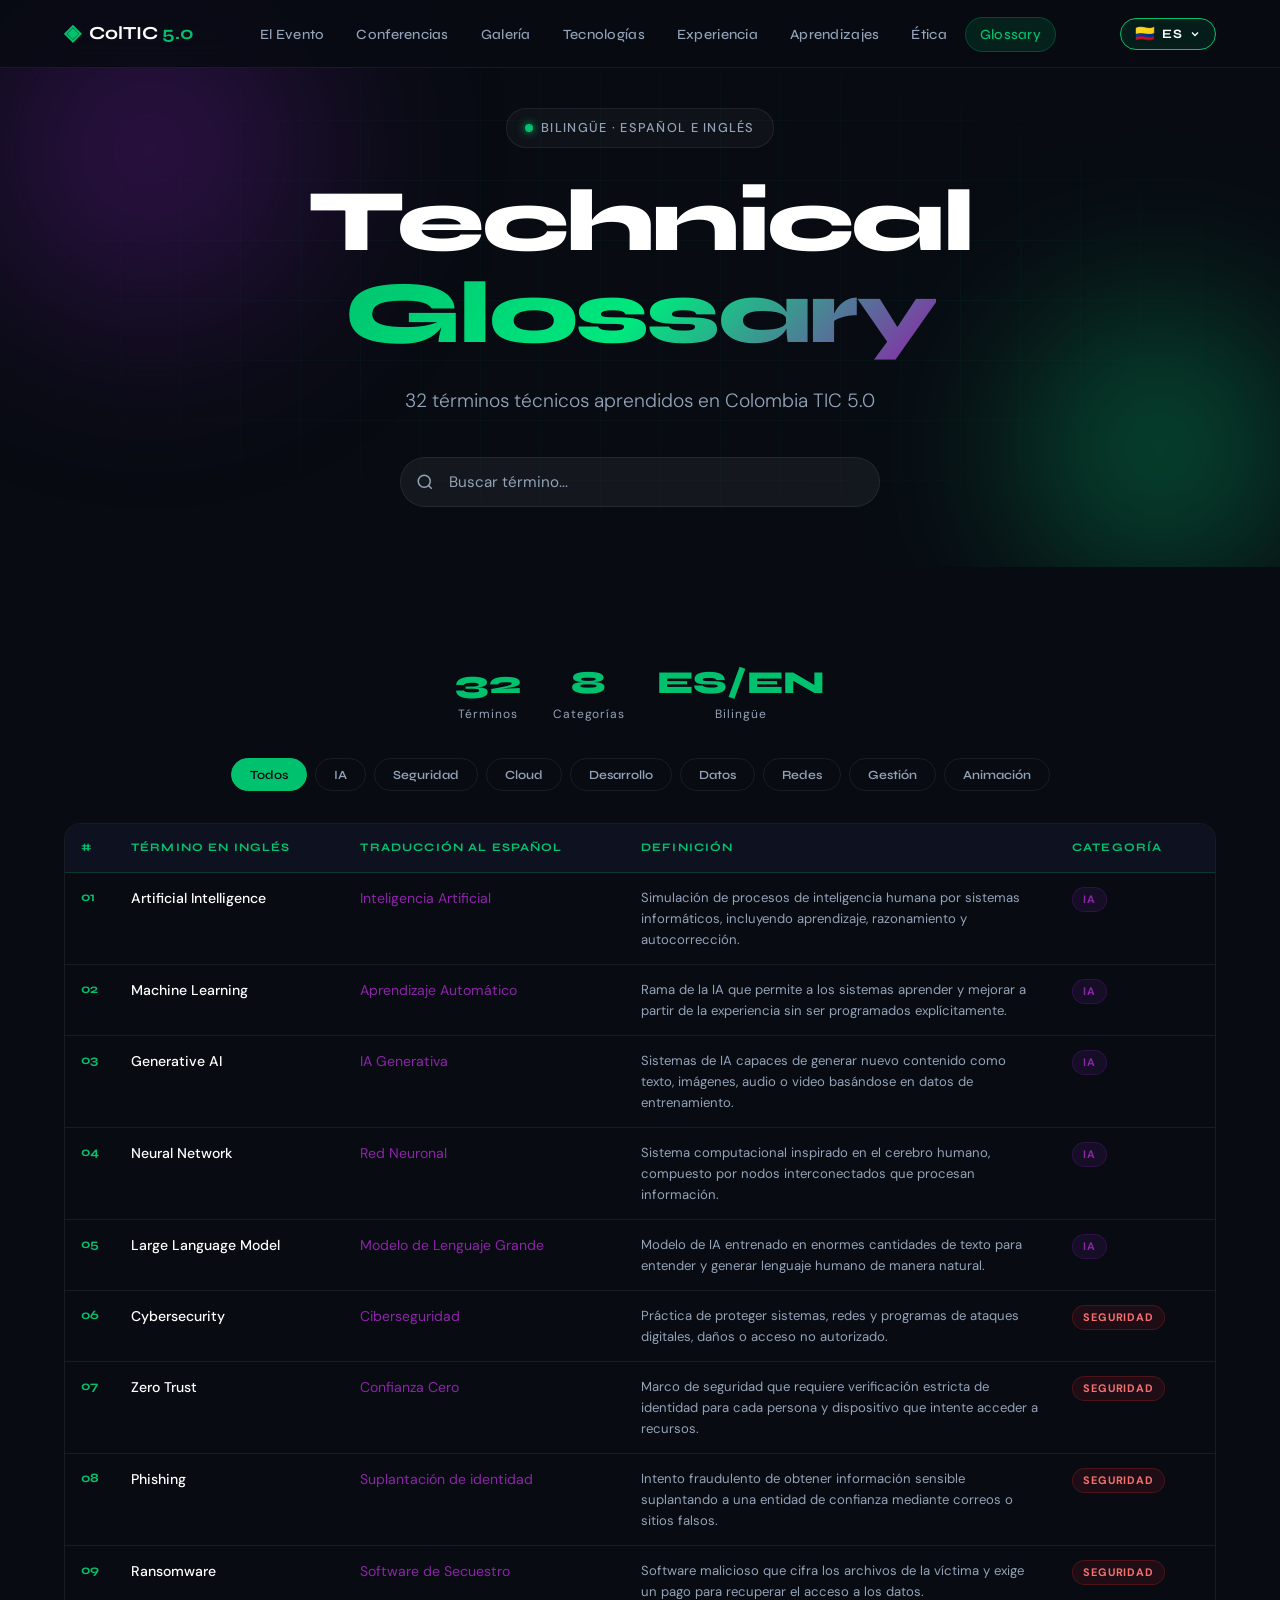
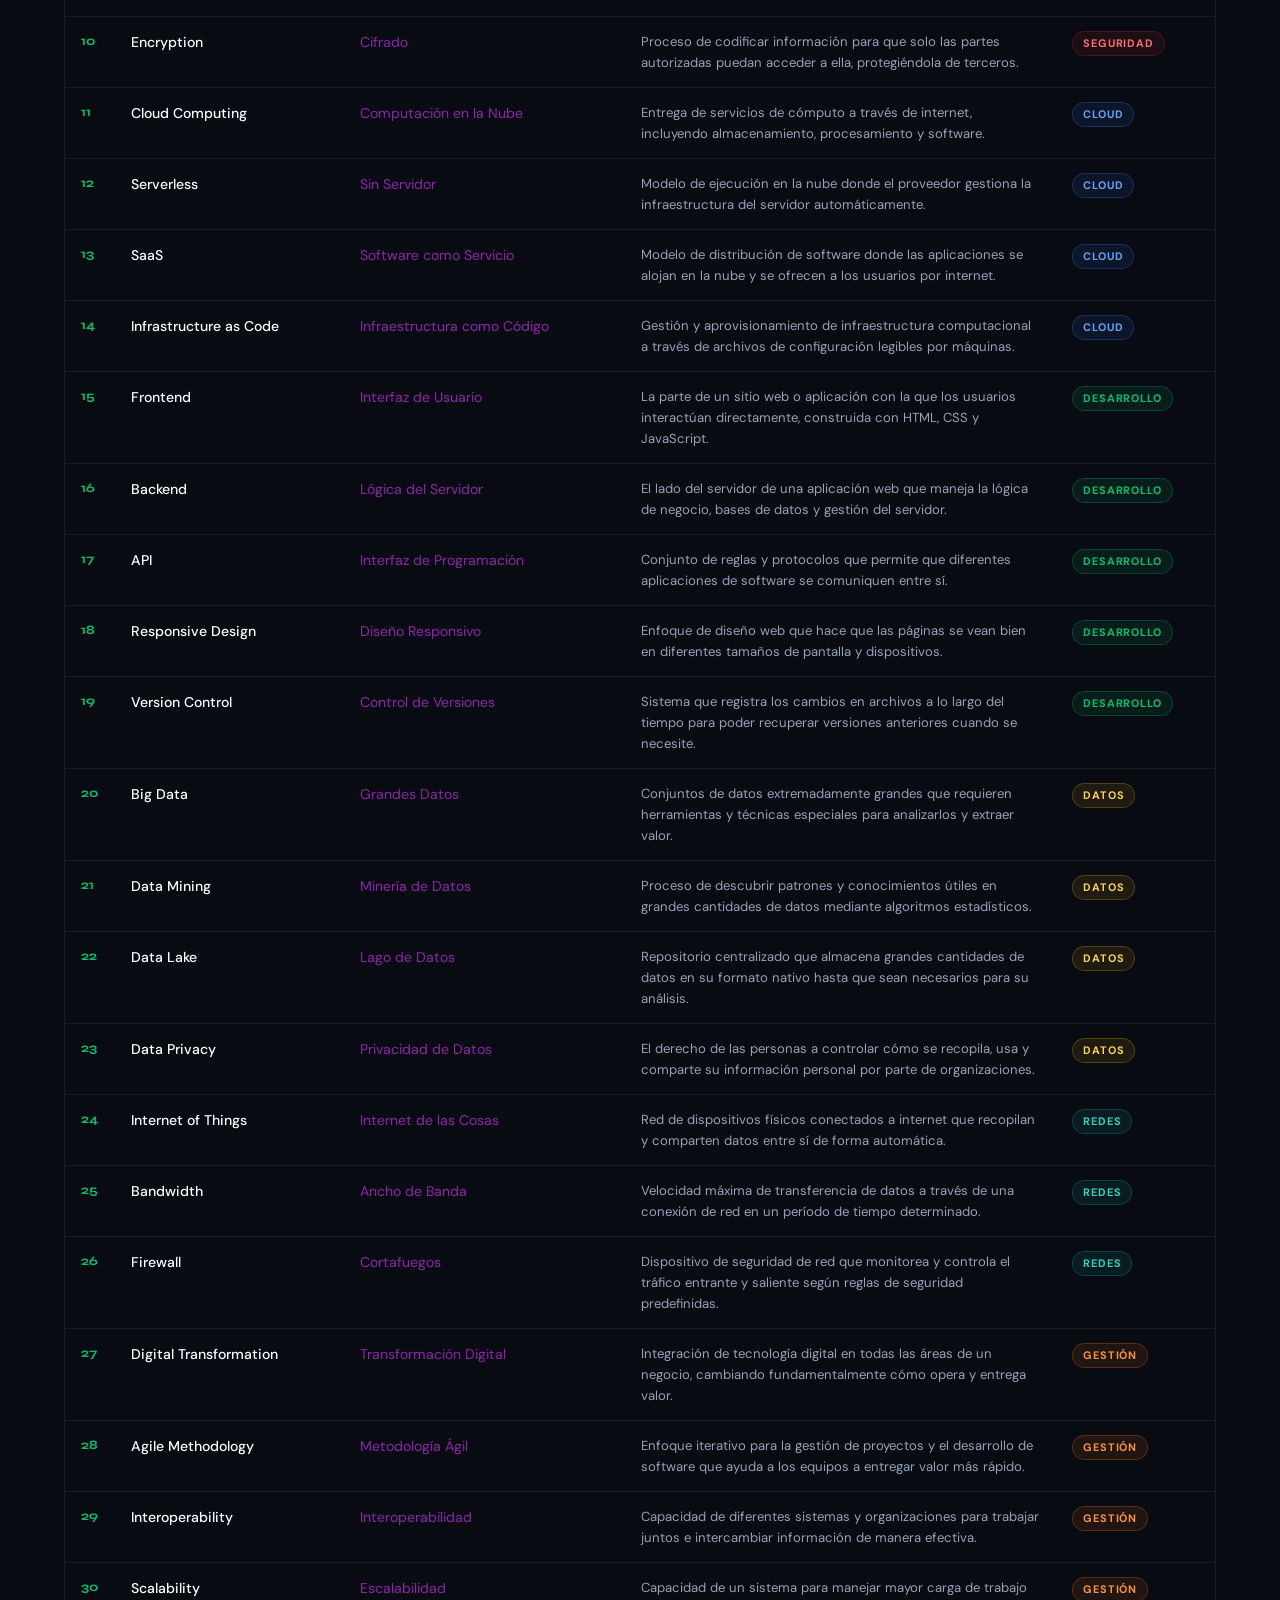
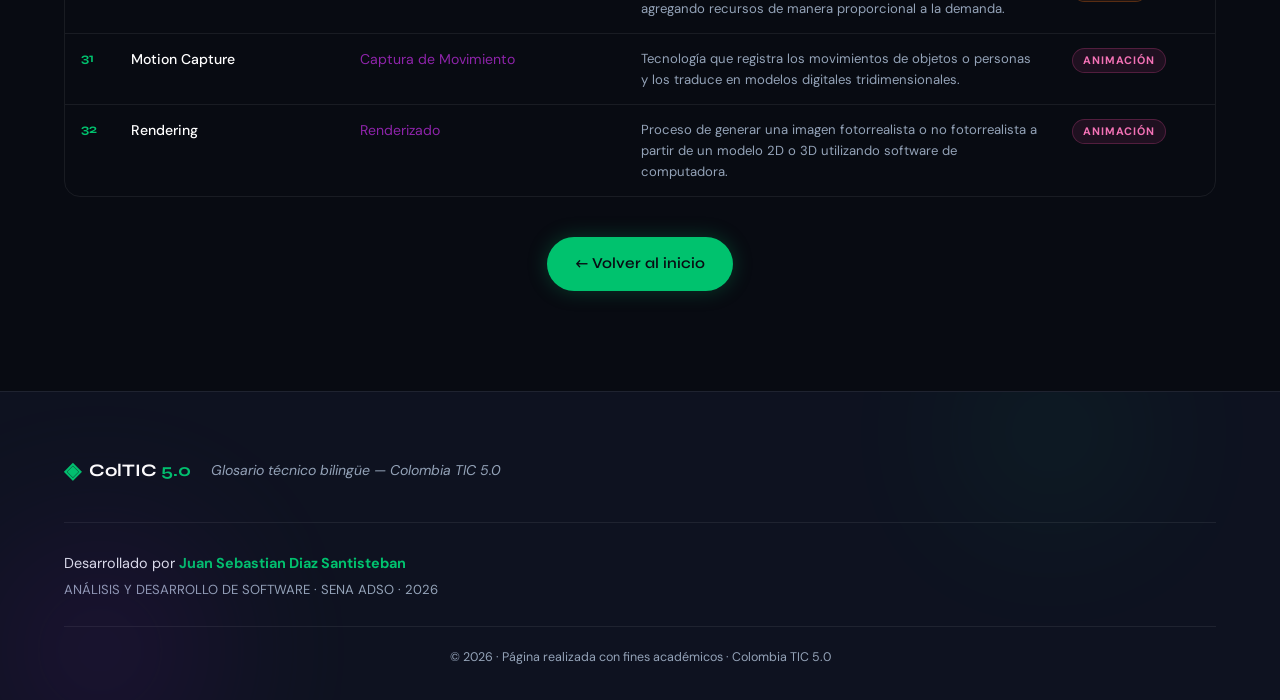
<file: glossary.html>
<!DOCTYPE html>
<html lang="es" data-lang="es">
<head>
  <meta charset="UTF-8" />
  <meta name="viewport" content="width=device-width, initial-scale=1.0" />
  <meta name="description" content="Glosario técnico bilingüe - Colombia TIC 5.0" />
  <title>Glossary | Colombia TIC 5.0</title>
  <link rel="stylesheet" href="css/styles.css" />
  <link rel="preconnect" href="https://fonts.googleapis.com" />
  <link rel="preconnect" href="https://fonts.gstatic.com" crossorigin />
  <link href="https://fonts.googleapis.com/css2?family=Syne:wght@400;500;600;700;800&family=DM+Sans:ital,opsz,wght@0,9..40,300;0,9..40,400;0,9..40,500;1,9..40,300&display=swap" rel="stylesheet" />
</head>
<body>

  <!-- ===== NAVBAR ===== -->
  <nav class="navbar" id="navbar" role="navigation" aria-label="Navegación principal">
    <div class="nav-container">
      <a href="index.html" class="nav-logo" aria-label="Volver al inicio">
        <span class="logo-icon">◈</span>
        <span class="logo-text">ColTIC <span>5.0</span></span>
      </a>
      <button class="nav-toggle" id="navToggle" aria-label="Abrir menú" aria-expanded="false" aria-controls="navMenu">
        <span></span><span></span><span></span>
      </button>
      <ul class="nav-menu" id="navMenu" role="list">
        <li><a href="index.html#sobre-evento" class="nav-link" data-es="El Evento"     data-en="The Event">El Evento</a></li>
        <li><a href="index.html#conferencias" class="nav-link" data-es="Conferencias"  data-en="Conferences">Conferencias</a></li>
        <li><a href="index.html#galeria"      class="nav-link" data-es="Galería"       data-en="Gallery">Galería</a></li>
        <li><a href="index.html#temas"        class="nav-link" data-es="Tecnologías"   data-en="Technologies">Tecnologías</a></li>
        <li><a href="index.html#experiencia"  class="nav-link" data-es="Experiencia"   data-en="Experience">Experiencia</a></li>
        <li><a href="index.html#aprendizajes" class="nav-link" data-es="Aprendizajes"  data-en="Learnings">Aprendizajes</a></li>
        <li><a href="index.html#etica"        class="nav-link" data-es="Ética"         data-en="Ethics">Ética</a></li>
        <li><a href="glossary.html"           class="nav-link nav-link--glossary active">Glossary</a></li>
      
      </ul>
      <!-- Botón global de idioma -->
      <button class="lang-switch" id="langSwitch" aria-label="Cambiar idioma / Switch language">
        <span class="lang-switch-flag">🇨🇴</span>
        <span class="lang-switch-text">ES</span>
        <svg width="12" height="12" viewBox="0 0 24 24" fill="none" stroke="currentColor" stroke-width="2.5" aria-hidden="true"><polyline points="6 9 12 15 18 9"/></svg>
      </button>
    </div>
  </nav>

  <!-- ===== HERO ===== -->
  <section class="glossary-hero">
    <div class="hero-bg">
      <div class="hero-grid"></div>
      <div class="hero-orb hero-orb--1" aria-hidden="true"></div>
      <div class="hero-orb hero-orb--2" aria-hidden="true"></div>
      <div class="hero-particles" id="heroParticles" aria-hidden="true"></div>
    </div>
    <div class="glossary-hero-content">
      <div class="hero-badge reveal">
        <span class="badge-dot"></span>
        <span data-es="Bilingüe · Español e Inglés" data-en="Bilingual · Spanish and English">Bilingüe · Español e Inglés</span>
      </div>
      <h1 class="hero-title reveal">Technical <em>Glossary</em></h1>
      <p class="hero-subtitle reveal"
         data-es="32 términos técnicos aprendidos en Colombia TIC 5.0"
         data-en="32 technical terms learned at Colombia TIC 5.0">
        32 términos técnicos aprendidos en Colombia TIC 5.0
      </p>
      <div class="glossary-search-wrap reveal">
        <input type="search" id="glossarySearch" class="glossary-search"
               data-placeholder-es="Buscar término..."
               data-placeholder-en="Search term..."
               placeholder="Buscar término..."
               aria-label="Buscar en el glosario" />
        <svg width="18" height="18" viewBox="0 0 24 24" fill="none" stroke="currentColor" stroke-width="2" aria-hidden="true"><circle cx="11" cy="11" r="8"/><path d="m21 21-4.35-4.35"/></svg>
      </div>
    </div>
  </section>

  <!-- ===== TABLA ===== -->
  <section class="section glossary-section">
    <div class="container">

      <div class="glossary-stats reveal">
        <div class="gstat">
          <span class="gstat-num" id="visibleCount">32</span>
          <span class="gstat-label" data-es="Términos" data-en="Terms">Términos</span>
        </div>
        <div class="gstat">
          <span class="gstat-num">8</span>
          <span class="gstat-label" data-es="Categorías" data-en="Categories">Categorías</span>
        </div>
        <div class="gstat">
          <span class="gstat-num">ES/EN</span>
          <span class="gstat-label" data-es="Bilingüe" data-en="Bilingual">Bilingüe</span>
        </div>
      </div>

      <!-- Filtros -->
      <div class="glossary-filters reveal" role="group" aria-label="Filtrar por categoría">
        <button class="filter-btn active" data-cat="all"       data-es="Todos"      data-en="All">Todos</button>
        <button class="filter-btn"        data-cat="ia"        data-es="IA"         data-en="AI">IA</button>
        <button class="filter-btn"        data-cat="seguridad" data-es="Seguridad"  data-en="Security">Seguridad</button>
        <button class="filter-btn"        data-cat="cloud"     data-es="Cloud"      data-en="Cloud">Cloud</button>
        <button class="filter-btn"        data-cat="desarrollo" data-es="Desarrollo" data-en="Development">Desarrollo</button>
        <button class="filter-btn"        data-cat="datos"     data-es="Datos"      data-en="Data">Datos</button>
        <button class="filter-btn"        data-cat="redes"     data-es="Redes"      data-en="Networks">Redes</button>
        <button class="filter-btn"        data-cat="gestion"   data-es="Gestión"    data-en="Management">Gestión</button>
        <button class="filter-btn"        data-cat="animacion" data-es="Animación"  data-en="Animation">Animación</button>
      </div>

      <div class="glossary-table-wrap reveal">
        <table class="glossary-table" role="table" aria-label="Glosario técnico bilingüe">
          <thead>
            <tr>
              <th scope="col">#</th>
              <!-- Encabezados intercambian según idioma -->
              <th scope="col" class="col-primary"  data-es="Término en Inglés"  data-en="English Term">Término en Inglés</th>
              <th scope="col" class="col-secondary" data-es="Traducción al Español" data-en="Spanish Translation">Traducción al Español</th>
              <th scope="col" class="col-def"      data-es="Definición"         data-en="Definition">Definición</th>
              <th scope="col"                      data-es="Categoría"          data-en="Category">Categoría</th>
            </tr>
          </thead>
          <tbody id="glossaryBody">

            <!-- IA -->
            <tr data-cat="ia">
              <td class="gl-num">01</td>
              <td class="gl-en">Artificial Intelligence</td>
              <td class="gl-es">Inteligencia Artificial</td>
              <td class="gl-def-es">Simulación de procesos de inteligencia humana por sistemas informáticos, incluyendo aprendizaje, razonamiento y autocorrección.</td>
              <td class="gl-def-en" hidden>Simulation of human intelligence processes by computer systems, including learning, reasoning and self-correction.</td>
              <td><span class="cat-badge cat-ia" data-es="IA" data-en="AI">IA</span></td>
            </tr>
            <tr data-cat="ia">
              <td class="gl-num">02</td>
              <td class="gl-en">Machine Learning</td>
              <td class="gl-es">Aprendizaje Automático</td>
              <td class="gl-def-es">Rama de la IA que permite a los sistemas aprender y mejorar a partir de la experiencia sin ser programados explícitamente.</td>
              <td class="gl-def-en" hidden>Branch of AI that enables systems to learn and improve from experience without being explicitly programmed.</td>
              <td><span class="cat-badge cat-ia" data-es="IA" data-en="AI">IA</span></td>
            </tr>
            <tr data-cat="ia">
              <td class="gl-num">03</td>
              <td class="gl-en">Generative AI</td>
              <td class="gl-es">IA Generativa</td>
              <td class="gl-def-es">Sistemas de IA capaces de generar nuevo contenido como texto, imágenes, audio o video basándose en datos de entrenamiento.</td>
              <td class="gl-def-en" hidden>AI systems capable of generating new content such as text, images, audio or video based on training data.</td>
              <td><span class="cat-badge cat-ia" data-es="IA" data-en="AI">IA</span></td>
            </tr>
            <tr data-cat="ia">
              <td class="gl-num">04</td>
              <td class="gl-en">Neural Network</td>
              <td class="gl-es">Red Neuronal</td>
              <td class="gl-def-es">Sistema computacional inspirado en el cerebro humano, compuesto por nodos interconectados que procesan información.</td>
              <td class="gl-def-en" hidden>Computing system inspired by the human brain, composed of interconnected nodes that process information.</td>
              <td><span class="cat-badge cat-ia" data-es="IA" data-en="AI">IA</span></td>
            </tr>
            <tr data-cat="ia">
              <td class="gl-num">05</td>
              <td class="gl-en">Large Language Model</td>
              <td class="gl-es">Modelo de Lenguaje Grande</td>
              <td class="gl-def-es">Modelo de IA entrenado en enormes cantidades de texto para entender y generar lenguaje humano de manera natural.</td>
              <td class="gl-def-en" hidden>AI model trained on vast amounts of text data to understand and generate human language naturally.</td>
              <td><span class="cat-badge cat-ia" data-es="IA" data-en="AI">IA</span></td>
            </tr>

            <!-- SEGURIDAD -->
            <tr data-cat="seguridad">
              <td class="gl-num">06</td>
              <td class="gl-en">Cybersecurity</td>
              <td class="gl-es">Ciberseguridad</td>
              <td class="gl-def-es">Práctica de proteger sistemas, redes y programas de ataques digitales, daños o acceso no autorizado.</td>
              <td class="gl-def-en" hidden>Practice of protecting systems, networks and programs from digital attacks, damage or unauthorized access.</td>
              <td><span class="cat-badge cat-seguridad" data-es="Seguridad" data-en="Security">Seguridad</span></td>
            </tr>
            <tr data-cat="seguridad">
              <td class="gl-num">07</td>
              <td class="gl-en">Zero Trust</td>
              <td class="gl-es">Confianza Cero</td>
              <td class="gl-def-es">Marco de seguridad que requiere verificación estricta de identidad para cada persona y dispositivo que intente acceder a recursos.</td>
              <td class="gl-def-en" hidden>Security framework requiring strict identity verification for every person and device trying to access resources.</td>
              <td><span class="cat-badge cat-seguridad" data-es="Seguridad" data-en="Security">Seguridad</span></td>
            </tr>
            <tr data-cat="seguridad">
              <td class="gl-num">08</td>
              <td class="gl-en">Phishing</td>
              <td class="gl-es">Suplantación de identidad</td>
              <td class="gl-def-es">Intento fraudulento de obtener información sensible suplantando a una entidad de confianza mediante correos o sitios falsos.</td>
              <td class="gl-def-en" hidden>Fraudulent attempt to obtain sensitive information by disguising as a trustworthy entity through fake emails or sites.</td>
              <td><span class="cat-badge cat-seguridad" data-es="Seguridad" data-en="Security">Seguridad</span></td>
            </tr>
            <tr data-cat="seguridad">
              <td class="gl-num">09</td>
              <td class="gl-en">Ransomware</td>
              <td class="gl-es">Software de Secuestro</td>
              <td class="gl-def-es">Software malicioso que cifra los archivos de la víctima y exige un pago para recuperar el acceso a los datos.</td>
              <td class="gl-def-en" hidden>Malicious software that encrypts victim's files and demands payment for the decryption key to recover access.</td>
              <td><span class="cat-badge cat-seguridad" data-es="Seguridad" data-en="Security">Seguridad</span></td>
            </tr>
            <tr data-cat="seguridad">
              <td class="gl-num">10</td>
              <td class="gl-en">Encryption</td>
              <td class="gl-es">Cifrado</td>
              <td class="gl-def-es">Proceso de codificar información para que solo las partes autorizadas puedan acceder a ella, protegiéndola de terceros.</td>
              <td class="gl-def-en" hidden>Process of encoding information so only authorized parties can access it, protecting it from unauthorized third parties.</td>
              <td><span class="cat-badge cat-seguridad" data-es="Seguridad" data-en="Security">Seguridad</span></td>
            </tr>

            <!-- CLOUD -->
            <tr data-cat="cloud">
              <td class="gl-num">11</td>
              <td class="gl-en">Cloud Computing</td>
              <td class="gl-es">Computación en la Nube</td>
              <td class="gl-def-es">Entrega de servicios de cómputo a través de internet, incluyendo almacenamiento, procesamiento y software.</td>
              <td class="gl-def-en" hidden>Delivery of computing services over the internet, including storage, processing and software on demand.</td>
              <td><span class="cat-badge cat-cloud">Cloud</span></td>
            </tr>
            <tr data-cat="cloud">
              <td class="gl-num">12</td>
              <td class="gl-en">Serverless</td>
              <td class="gl-es">Sin Servidor</td>
              <td class="gl-def-es">Modelo de ejecución en la nube donde el proveedor gestiona la infraestructura del servidor automáticamente.</td>
              <td class="gl-def-en" hidden>Cloud execution model where the cloud provider manages server infrastructure automatically without manual configuration.</td>
              <td><span class="cat-badge cat-cloud">Cloud</span></td>
            </tr>
            <tr data-cat="cloud">
              <td class="gl-num">13</td>
              <td class="gl-en">SaaS</td>
              <td class="gl-es">Software como Servicio</td>
              <td class="gl-def-es">Modelo de distribución de software donde las aplicaciones se alojan en la nube y se ofrecen a los usuarios por internet.</td>
              <td class="gl-def-en" hidden>Software distribution model where applications are hosted in the cloud and provided to users over the internet.</td>
              <td><span class="cat-badge cat-cloud">Cloud</span></td>
            </tr>
            <tr data-cat="cloud">
              <td class="gl-num">14</td>
              <td class="gl-en">Infrastructure as Code</td>
              <td class="gl-es">Infraestructura como Código</td>
              <td class="gl-def-es">Gestión y aprovisionamiento de infraestructura computacional a través de archivos de configuración legibles por máquinas.</td>
              <td class="gl-def-en" hidden>Managing and provisioning computing infrastructure through machine-readable configuration files instead of manual processes.</td>
              <td><span class="cat-badge cat-cloud">Cloud</span></td>
            </tr>

            <!-- DESARROLLO -->
            <tr data-cat="desarrollo">
              <td class="gl-num">15</td>
              <td class="gl-en">Frontend</td>
              <td class="gl-es">Interfaz de Usuario</td>
              <td class="gl-def-es">La parte de un sitio web o aplicación con la que los usuarios interactúan directamente, construida con HTML, CSS y JavaScript.</td>
              <td class="gl-def-en" hidden>The part of a website or application that users interact with directly, built with HTML, CSS and JavaScript.</td>
              <td><span class="cat-badge cat-desarrollo" data-es="Desarrollo" data-en="Development">Desarrollo</span></td>
            </tr>
            <tr data-cat="desarrollo">
              <td class="gl-num">16</td>
              <td class="gl-en">Backend</td>
              <td class="gl-es">Lógica del Servidor</td>
              <td class="gl-def-es">El lado del servidor de una aplicación web que maneja la lógica de negocio, bases de datos y gestión del servidor.</td>
              <td class="gl-def-en" hidden>The server-side of a web application, handling business logic, databases and server management behind the scenes.</td>
              <td><span class="cat-badge cat-desarrollo" data-es="Desarrollo" data-en="Development">Desarrollo</span></td>
            </tr>
            <tr data-cat="desarrollo">
              <td class="gl-num">17</td>
              <td class="gl-en">API</td>
              <td class="gl-es">Interfaz de Programación</td>
              <td class="gl-def-es">Conjunto de reglas y protocolos que permite que diferentes aplicaciones de software se comuniquen entre sí.</td>
              <td class="gl-def-en" hidden>Set of rules and protocols that allows different software applications to communicate and share data with each other.</td>
              <td><span class="cat-badge cat-desarrollo" data-es="Desarrollo" data-en="Development">Desarrollo</span></td>
            </tr>
            <tr data-cat="desarrollo">
              <td class="gl-num">18</td>
              <td class="gl-en">Responsive Design</td>
              <td class="gl-es">Diseño Responsivo</td>
              <td class="gl-def-es">Enfoque de diseño web que hace que las páginas se vean bien en diferentes tamaños de pantalla y dispositivos.</td>
              <td class="gl-def-en" hidden>Web design approach that makes web pages render well on different screen sizes and devices automatically.</td>
              <td><span class="cat-badge cat-desarrollo" data-es="Desarrollo" data-en="Development">Desarrollo</span></td>
            </tr>
            <tr data-cat="desarrollo">
              <td class="gl-num">19</td>
              <td class="gl-en">Version Control</td>
              <td class="gl-es">Control de Versiones</td>
              <td class="gl-def-es">Sistema que registra los cambios en archivos a lo largo del tiempo para poder recuperar versiones anteriores cuando se necesite.</td>
              <td class="gl-def-en" hidden>System that records changes to files over time so you can recall specific versions later when needed.</td>
              <td><span class="cat-badge cat-desarrollo" data-es="Desarrollo" data-en="Development">Desarrollo</span></td>
            </tr>

            <!-- DATOS -->
            <tr data-cat="datos">
              <td class="gl-num">20</td>
              <td class="gl-en">Big Data</td>
              <td class="gl-es">Grandes Datos</td>
              <td class="gl-def-es">Conjuntos de datos extremadamente grandes que requieren herramientas y técnicas especiales para analizarlos y extraer valor.</td>
              <td class="gl-def-en" hidden>Extremely large datasets that require special tools and techniques to analyze and extract meaningful value from them.</td>
              <td><span class="cat-badge cat-datos" data-es="Datos" data-en="Data">Datos</span></td>
            </tr>
            <tr data-cat="datos">
              <td class="gl-num">21</td>
              <td class="gl-en">Data Mining</td>
              <td class="gl-es">Minería de Datos</td>
              <td class="gl-def-es">Proceso de descubrir patrones y conocimientos útiles en grandes cantidades de datos mediante algoritmos estadísticos.</td>
              <td class="gl-def-en" hidden>Process of discovering patterns and useful knowledge from large amounts of data using statistical algorithms.</td>
              <td><span class="cat-badge cat-datos" data-es="Datos" data-en="Data">Datos</span></td>
            </tr>
            <tr data-cat="datos">
              <td class="gl-num">22</td>
              <td class="gl-en">Data Lake</td>
              <td class="gl-es">Lago de Datos</td>
              <td class="gl-def-es">Repositorio centralizado que almacena grandes cantidades de datos en su formato nativo hasta que sean necesarios para su análisis.</td>
              <td class="gl-def-en" hidden>Centralized repository that holds vast amounts of raw data in its native format until needed for analysis.</td>
              <td><span class="cat-badge cat-datos" data-es="Datos" data-en="Data">Datos</span></td>
            </tr>
            <tr data-cat="datos">
              <td class="gl-num">23</td>
              <td class="gl-en">Data Privacy</td>
              <td class="gl-es">Privacidad de Datos</td>
              <td class="gl-def-es">El derecho de las personas a controlar cómo se recopila, usa y comparte su información personal por parte de organizaciones.</td>
              <td class="gl-def-en" hidden>The right of individuals to control how their personal information is collected, used and shared by organizations.</td>
              <td><span class="cat-badge cat-datos" data-es="Datos" data-en="Data">Datos</span></td>
            </tr>

            <!-- REDES -->
            <tr data-cat="redes">
              <td class="gl-num">24</td>
              <td class="gl-en">Internet of Things</td>
              <td class="gl-es">Internet de las Cosas</td>
              <td class="gl-def-es">Red de dispositivos físicos conectados a internet que recopilan y comparten datos entre sí de forma automática.</td>
              <td class="gl-def-en" hidden>Network of physical devices connected to the internet, automatically collecting and sharing data with each other.</td>
              <td><span class="cat-badge cat-redes" data-es="Redes" data-en="Networks">Redes</span></td>
            </tr>
            <tr data-cat="redes">
              <td class="gl-num">25</td>
              <td class="gl-en">Bandwidth</td>
              <td class="gl-es">Ancho de Banda</td>
              <td class="gl-def-es">Velocidad máxima de transferencia de datos a través de una conexión de red en un período de tiempo determinado.</td>
              <td class="gl-def-en" hidden>Maximum rate of data transfer across a network connection during a specific period of time.</td>
              <td><span class="cat-badge cat-redes" data-es="Redes" data-en="Networks">Redes</span></td>
            </tr>
            <tr data-cat="redes">
              <td class="gl-num">26</td>
              <td class="gl-en">Firewall</td>
              <td class="gl-es">Cortafuegos</td>
              <td class="gl-def-es">Dispositivo de seguridad de red que monitorea y controla el tráfico entrante y saliente según reglas de seguridad predefinidas.</td>
              <td class="gl-def-en" hidden>Network security device that monitors and controls incoming and outgoing network traffic according to predefined security rules.</td>
              <td><span class="cat-badge cat-redes" data-es="Redes" data-en="Networks">Redes</span></td>
            </tr>

            <!-- GESTIÓN -->
            <tr data-cat="gestion">
              <td class="gl-num">27</td>
              <td class="gl-en">Digital Transformation</td>
              <td class="gl-es">Transformación Digital</td>
              <td class="gl-def-es">Integración de tecnología digital en todas las áreas de un negocio, cambiando fundamentalmente cómo opera y entrega valor.</td>
              <td class="gl-def-en" hidden>Integration of digital technology into all areas of a business, fundamentally changing how it operates and delivers value.</td>
              <td><span class="cat-badge cat-gestion" data-es="Gestión" data-en="Management">Gestión</span></td>
            </tr>
            <tr data-cat="gestion">
              <td class="gl-num">28</td>
              <td class="gl-en">Agile Methodology</td>
              <td class="gl-es">Metodología Ágil</td>
              <td class="gl-def-es">Enfoque iterativo para la gestión de proyectos y el desarrollo de software que ayuda a los equipos a entregar valor más rápido.</td>
              <td class="gl-def-en" hidden>Iterative approach to project management and software development that helps teams deliver value faster and adapt to change.</td>
              <td><span class="cat-badge cat-gestion" data-es="Gestión" data-en="Management">Gestión</span></td>
            </tr>
            <tr data-cat="gestion">
              <td class="gl-num">29</td>
              <td class="gl-en">Interoperability</td>
              <td class="gl-es">Interoperabilidad</td>
              <td class="gl-def-es">Capacidad de diferentes sistemas y organizaciones para trabajar juntos e intercambiar información de manera efectiva.</td>
              <td class="gl-def-en" hidden>Ability of different systems and organizations to work together and exchange information effectively and seamlessly.</td>
              <td><span class="cat-badge cat-gestion" data-es="Gestión" data-en="Management">Gestión</span></td>
            </tr>
            <tr data-cat="gestion">
              <td class="gl-num">30</td>
              <td class="gl-en">Scalability</td>
              <td class="gl-es">Escalabilidad</td>
              <td class="gl-def-es">Capacidad de un sistema para manejar mayor carga de trabajo agregando recursos de manera proporcional a la demanda.</td>
              <td class="gl-def-en" hidden>Ability of a system to handle increased workload by adding resources proportionally to meet growing demand.</td>
              <td><span class="cat-badge cat-gestion" data-es="Gestión" data-en="Management">Gestión</span></td>
            </tr>

            <!-- ANIMACIÓN -->
            <tr data-cat="animacion">
              <td class="gl-num">31</td>
              <td class="gl-en">Motion Capture</td>
              <td class="gl-es">Captura de Movimiento</td>
              <td class="gl-def-es">Tecnología que registra los movimientos de objetos o personas y los traduce en modelos digitales tridimensionales.</td>
              <td class="gl-def-en" hidden>Technology that records the movements of objects or people and translates them into three-dimensional digital models.</td>
              <td><span class="cat-badge cat-animacion" data-es="Animación" data-en="Animation">Animación</span></td>
            </tr>
            <tr data-cat="animacion">
              <td class="gl-num">32</td>
              <td class="gl-en">Rendering</td>
              <td class="gl-es">Renderizado</td>
              <td class="gl-def-es">Proceso de generar una imagen fotorrealista o no fotorrealista a partir de un modelo 2D o 3D utilizando software de computadora.</td>
              <td class="gl-def-en" hidden>Process of generating a photorealistic or non-photorealistic image from a 2D or 3D model using computer software.</td>
              <td><span class="cat-badge cat-animacion" data-es="Animación" data-en="Animation">Animación</span></td>
            </tr>

          </tbody>
        </table>
      </div>

      <p class="glossary-empty" id="glossaryEmpty" hidden
         data-es="No se encontraron términos. Intenta otra búsqueda."
         data-en="No terms found. Try a different search.">
        No se encontraron términos. Intenta otra búsqueda.
      </p>

      <div class="glossary-back reveal">
        <a href="index.html" class="btn btn--primary"
           data-es="← Volver al inicio"
           data-en="← Back to Home">← Volver al inicio</a>
      </div>

    </div>
  </section>

  <!-- ===== FOOTER ===== -->
  <footer class="footer" role="contentinfo">
    <div class="footer-bg" aria-hidden="true">
      <div class="footer-orb footer-orb--1"></div>
      <div class="footer-orb footer-orb--2"></div>
    </div>
    <div class="container">
      <div class="footer-top">
        <div class="footer-brand">
          <span class="logo-icon">◈</span>
          <span class="logo-text">ColTIC <span>5.0</span></span>
        </div>
        <p class="footer-tagline"
           data-es="Glosario técnico bilingüe — Colombia TIC 5.0"
           data-en="Bilingual technical glossary — Colombia TIC 5.0">
          Glosario técnico bilingüe — Colombia TIC 5.0
        </p>
      </div>
      <div class="footer-divider" aria-hidden="true"></div>
      <div class="footer-bottom">
        <div class="footer-info">
          <p class="footer-author">
            <span data-es="Desarrollado por" data-en="Developed by">Desarrollado por</span>
            <strong>Juan Sebastian Diaz Santisteban</strong>
          </p>
          <p class="footer-program">ANÁLISIS Y DESARROLLO DE SOFTWARE · SENA ADSO · 2026</p>
        </div>
      </div>
      <p class="footer-copy"
         data-es="© 2026 · Página realizada con fines académicos · Colombia TIC 5.0"
         data-en="© 2026 · Page created for academic purposes · Colombia TIC 5.0">
        © 2026 · Página realizada con fines académicos · Colombia TIC 5.0
      </p>
    </div>
  </footer>

  <button class="back-to-top" id="backToTop" aria-label="Volver al inicio" hidden>
    <svg width="20" height="20" viewBox="0 0 24 24" fill="none" stroke="currentColor" stroke-width="2.5" aria-hidden="true"><polyline points="18 15 12 9 6 15"/></svg>
  </button>

  <script src="js/main.js"></script>
</body>
</html>
</file>
<file: css/styles.css>
/* ----- VARIABLES ----- */
:root {
  --verde: #00C26E;
  --verde-dark: #00a85e;
  --verde-glow: rgba(0, 194, 110, 0.25);
  --morado: #6A1B9A;
  --morado-light: #8E24AA;
  --morado-glow: rgba(106, 27, 154, 0.3);
  --negro: #080B12;
  --negro-2: #0E1220;
  --negro-3: #141928;
  --negro-card: #111827;
  --blanco: #FFFFFF;
  --gris: #9CA3AF;
  --gris-light: #e5e7eb;
  --borde: rgba(255,255,255,0.07);
  --borde-verde: rgba(0,194,110,0.25);
  --texto: #E2E8F0;
  --texto-muted: #94A3B8;
  --nav-h: 68px;
  --radius: 16px;
  --radius-sm: 10px;
  --shadow-verde: 0 0 30px rgba(0,194,110,0.2);
  --shadow-card: 0 4px 24px rgba(0,0,0,0.4);
  --font-display: 'Syne', sans-serif;
  --font-body: 'DM Sans', sans-serif;
  --transition: 0.35s cubic-bezier(0.4,0,0.2,1);
}

/* ----- RESET & BASE ----- */
*, *::before, *::after { box-sizing: border-box; margin: 0; padding: 0; }

html {
  scroll-behavior: smooth;
  font-size: 16px;
}

body {
  font-family: var(--font-body);
  background-color: var(--negro);
  color: var(--texto);
  line-height: 1.7;
  overflow-x: hidden;
}

img { display: block; max-width: 100%; }

a { text-decoration: none; color: inherit; }

ul { list-style: none; }

button { cursor: pointer; border: none; background: none; font-family: inherit; }

/* ----- SCROLL CUSTOM ----- */
::-webkit-scrollbar { width: 6px; }
::-webkit-scrollbar-track { background: var(--negro-2); }
::-webkit-scrollbar-thumb { background: var(--morado); border-radius: 3px; }
::-webkit-scrollbar-thumb:hover { background: var(--verde); }

/* ----- UTILIDADES ----- */
.container {
  width: 100%;
  max-width: 1200px;
  margin: 0 auto;
  padding: 0 24px;
}

.section {
  padding: 100px 0;
  position: relative;
}
/* Secciones con clip-path diagonal sobreescriben su propio padding */

.section-header {
  text-align: center;
  margin-bottom: 64px;
}

.section-tag {
  display: inline-block;
  font-family: var(--font-display);
  font-size: 11px;
  font-weight: 700;
  letter-spacing: 0.2em;
  text-transform: uppercase;
  color: var(--verde);
  padding: 6px 16px;
  border: 1px solid var(--borde-verde);
  border-radius: 99px;
  margin-bottom: 16px;
  background: rgba(0,194,110,0.06);
}

.section-title {
  font-family: var(--font-display);
  font-size: clamp(2rem, 4vw, 3rem);
  font-weight: 800;
  color: var(--blanco);
  line-height: 1.1;
  margin-bottom: 16px;
}

.section-desc {
  font-size: 1.05rem;
  color: var(--texto-muted);
  max-width: 560px;
  margin: 0 auto;
}

/* ----- BOTONES ----- */
.btn {
  display: inline-flex;
  align-items: center;
  gap: 8px;
  font-family: var(--font-display);
  font-size: 0.95rem;
  font-weight: 600;
  padding: 14px 28px;
  border-radius: 99px;
  transition: all var(--transition);
  cursor: pointer;
  border: none;
}

.btn--primary {
  background: var(--verde);
  color: var(--negro);
  box-shadow: 0 0 20px var(--verde-glow);
}
.btn--primary:hover {
  background: var(--verde-dark);
  transform: translateY(-2px);
  box-shadow: 0 0 32px rgba(0,194,110,0.4);
}
.btn--primary:focus-visible { outline: 2px solid var(--verde); outline-offset: 3px; }

.btn--ghost {
  background: transparent;
  color: var(--blanco);
  border: 1px solid var(--borde);
}
.btn--ghost:hover {
  border-color: var(--verde);
  color: var(--verde);
  transform: translateY(-2px);
}
.btn--ghost:focus-visible { outline: 2px solid var(--blanco); outline-offset: 3px; }

/* ----- REVEAL ANIMATIONS ----- */
.reveal {
  opacity: 0;
  transform: translateY(32px);
  transition: opacity 0.7s cubic-bezier(0.4,0,0.2,1), transform 0.7s cubic-bezier(0.4,0,0.2,1);
}
.reveal.visible {
  opacity: 1;
  transform: translateY(0);
}


.navbar {
  position: fixed;
  top: 0; left: 0; right: 0;
  z-index: 1000;
  height: var(--nav-h);
  background: rgba(8,11,18,0.85);
  backdrop-filter: blur(20px);
  -webkit-backdrop-filter: blur(20px);
  border-bottom: 1px solid var(--borde);
  transition: background var(--transition), box-shadow var(--transition);
}

.navbar.scrolled {
  background: rgba(8,11,18,0.97);
  box-shadow: 0 2px 20px rgba(0,0,0,0.5);
}

.nav-container {
  height: 100%;
  display: flex;
  align-items: center;
  justify-content: space-between;
  max-width: 1200px;
  margin: 0 auto;
  padding: 0 24px;
}

.nav-logo {
  display: flex;
  align-items: center;
  gap: 8px;
  font-family: var(--font-display);
  font-weight: 700;
  font-size: 1.15rem;
  color: var(--blanco);
  transition: color var(--transition);
}
.nav-logo:hover { color: var(--verde); }
.logo-icon { color: var(--verde); font-size: 1.4rem; }
.logo-text span { color: var(--verde); }

.nav-menu {
  display: flex;
  align-items: center;
  gap: 4px;
}

.nav-link {
  font-family: var(--font-display);
  font-size: 0.88rem;
  font-weight: 500;
  color: var(--texto-muted);
  padding: 8px 14px;
  border-radius: 8px;
  transition: all var(--transition);
  letter-spacing: 0.02em;
}
.nav-link:hover { color: var(--verde); background: rgba(0,194,110,0.08); }
.nav-link.active { color: var(--verde); }
.nav-link:focus-visible { outline: 2px solid var(--verde); outline-offset: 2px; }

.nav-toggle {
  display: none;
  flex-direction: column;
  justify-content: center;
  align-items: center;
  gap: 5px;
  width: 40px; height: 40px;
  border-radius: 8px;
  transition: background var(--transition);
}
.nav-toggle span {
  display: block;
  width: 22px; height: 2px;
  background: var(--blanco);
  border-radius: 2px;
  transition: all var(--transition);
}
.nav-toggle:hover { background: rgba(255,255,255,0.08); }
.nav-toggle.open span:nth-child(1) { transform: translateY(7px) rotate(45deg); }
.nav-toggle.open span:nth-child(2) { opacity: 0; }
.nav-toggle.open span:nth-child(3) { transform: translateY(-7px) rotate(-45deg); }


.hero {
  min-height: 100vh;
  display: flex;
  flex-direction: column;
  align-items: center;
  justify-content: center;
  padding: calc(var(--nav-h) + 40px) 24px 80px;
  position: relative;
  overflow: hidden;
  text-align: center;
}

/* Fondo animado */
.hero-bg {
  position: absolute;
  inset: 0;
  pointer-events: none;
  z-index: 0;
}

.hero-grid {
  position: absolute;
  inset: 0;
  background-image:
    linear-gradient(rgba(0,194,110,0.04) 1px, transparent 1px),
    linear-gradient(90deg, rgba(0,194,110,0.04) 1px, transparent 1px);
  background-size: 60px 60px;
  mask-image: radial-gradient(ellipse at 50% 50%, black 40%, transparent 80%);
}

.hero-orb {
  position: absolute;
  border-radius: 50%;
  filter: blur(80px);
  opacity: 0.5;
}
.hero-orb--1 {
  width: 500px; height: 500px;
  background: radial-gradient(circle, var(--morado) 0%, transparent 70%);
  top: -100px; left: -100px;
  animation: orbFloat 10s ease-in-out infinite;
}
.hero-orb--2 {
  width: 400px; height: 400px;
  background: radial-gradient(circle, var(--verde) 0%, transparent 70%);
  bottom: -80px; right: -80px;
  animation: orbFloat 12s ease-in-out infinite reverse;
}
.hero-orb--3 {
  width: 300px; height: 300px;
  background: radial-gradient(circle, var(--morado-light) 0%, transparent 70%);
  top: 50%; left: 50%;
  transform: translate(-50%, -50%);
  animation: orbFloat 8s ease-in-out infinite 2s;
  opacity: 0.2;
}

@keyframes orbFloat {
  0%, 100% { transform: translate(0, 0) scale(1); }
  33% { transform: translate(20px, -20px) scale(1.03); }
  66% { transform: translate(-10px, 15px) scale(0.97); }
}

.hero-particles {
  position: absolute;
  inset: 0;
}

.particle {
  position: absolute;
  width: 3px; height: 3px;
  background: var(--verde);
  border-radius: 50%;
  opacity: 0;
  animation: particleFade var(--dur, 4s) ease-in-out var(--delay, 0s) infinite;
}

@keyframes particleFade {
  0% { opacity: 0; transform: translateY(0); }
  20% { opacity: 0.8; }
  80% { opacity: 0.5; }
  100% { opacity: 0; transform: translateY(-60px); }
}

.hero-content {
  position: relative;
  z-index: 1;
  max-width: 800px;
}

.hero-badge {
  display: inline-flex;
  align-items: center;
  gap: 8px;
  font-size: 0.8rem;
  font-weight: 500;
  letter-spacing: 0.1em;
  text-transform: uppercase;
  color: var(--texto-muted);
  border: 1px solid var(--borde);
  padding: 8px 18px;
  border-radius: 99px;
  margin-bottom: 28px;
  background: rgba(255,255,255,0.03);
}
.badge-dot {
  width: 8px; height: 8px;
  background: var(--verde);
  border-radius: 50%;
  box-shadow: 0 0 8px var(--verde);
  animation: pulse 2s ease-in-out infinite;
}
@keyframes pulse {
  0%, 100% { box-shadow: 0 0 6px var(--verde); }
  50% { box-shadow: 0 0 14px var(--verde), 0 0 28px var(--verde-glow); }
}

.hero-title {
  font-family: var(--font-display);
  font-size: clamp(2.8rem, 7vw, 5.5rem);
  font-weight: 800;
  color: var(--blanco);
  line-height: 1.05;
  margin-bottom: 24px;
  letter-spacing: -0.03em;
}
.hero-title em {
  font-style: normal;
  background: linear-gradient(135deg, var(--verde) 0%, #00e87e 50%, var(--morado-light) 100%);
  -webkit-background-clip: text;
  -webkit-text-fill-color: transparent;
  background-clip: text;
}

.hero-subtitle {
  font-size: clamp(1rem, 2.5vw, 1.2rem);
  color: var(--texto-muted);
  margin-bottom: 40px;
  font-weight: 300;
  max-width: 560px;
  margin-left: auto;
  margin-right: auto;
}

.hero-cta {
  display: flex;
  gap: 16px;
  justify-content: center;
  flex-wrap: wrap;
  margin-bottom: 56px;
}

.hero-stats {
  display: inline-flex;
  align-items: center;
  gap: 0;
  background: rgba(255,255,255,0.03);
  border: 1px solid var(--borde);
  border-radius: var(--radius);
  padding: 20px 32px;
  gap: 24px;
}
.stat { text-align: center; }
.stat-num {
  display: block;
  font-family: var(--font-display);
  font-size: 1.8rem;
  font-weight: 800;
  color: var(--verde);
  line-height: 1;
}
.stat-num sup { font-size: 0.7em; }
.stat-label {
  display: block;
  font-size: 0.75rem;
  color: var(--texto-muted);
  margin-top: 4px;
  letter-spacing: 0.05em;
}
.stat-divider {
  width: 1px;
  height: 40px;
  background: var(--borde);
  flex-shrink: 0;
}

.hero-scroll-indicator {
  position: absolute;
  bottom: 32px;
  left: 50%;
  transform: translateX(-50%);
  display: flex;
  flex-direction: column;
  align-items: center;
  gap: 8px;
  color: var(--texto-muted);
  font-size: 0.7rem;
  letter-spacing: 0.15em;
  text-transform: uppercase;
  animation: fadeInUp 1s 1.5s both;
}
.scroll-line {
  width: 1px;
  height: 40px;
  background: linear-gradient(to bottom, var(--verde), transparent);
  animation: scrollLine 2s ease-in-out infinite;
}
@keyframes scrollLine {
  0% { transform: scaleY(0); transform-origin: top; }
  50% { transform: scaleY(1); transform-origin: top; }
  51% { transform: scaleY(1); transform-origin: bottom; }
  100% { transform: scaleY(0); transform-origin: bottom; }
}
@keyframes fadeInUp {
  from { opacity: 0; transform: translateX(-50%) translateY(10px); }
  to { opacity: 1; transform: translateX(-50%) translateY(0); }
}


.sobre-evento {
  background: #FFFFFF;
  color: var(--negro);
}
.sobre-evento .section-tag {
  background: rgba(0,194,110,0.08);
  color: var(--verde-dark);
  border-color: rgba(0,194,110,0.3);
}
.sobre-evento .section-title { color: var(--negro); }
.sobre-evento .section-desc  { color: #4B5563; }
.sobre-evento .sobre-text    { color: #374151; }
.sobre-evento .sobre-objetivos h3 { color: var(--verde-dark); }
.sobre-evento .objetivos-list li  { color: #4B5563; }
.sobre-evento .info-card {
  background: #F9FAFB;
  border-color: #E5E7EB;
}
.sobre-evento .info-card:hover { border-color: var(--verde); }
.sobre-evento .info-card p { color: #374151; }
.sobre-evento .event-image-placeholder {
  background: #F3F4F6;
  border-color: #E5E7EB;
}
.sobre-evento .placeholder-inner { color: #6B7280; }
.sobre-evento .frame-tag {
  background: rgba(0,194,110,0.1);
  border-color: rgba(0,194,110,0.35);
}

.sobre-grid {
  display: grid;
  grid-template-columns: 1fr 1fr;
  gap: 64px;
  align-items: center;
}

.sobre-text {
  font-size: 1.05rem;
  color: var(--texto);
  margin-bottom: 32px;
  line-height: 1.8;
}

.sobre-objetivos h3 {
  font-family: var(--font-display);
  font-size: 1rem;
  font-weight: 700;
  color: var(--verde);
  margin-bottom: 16px;
  letter-spacing: 0.05em;
  text-transform: uppercase;
}

.objetivos-list { display: flex; flex-direction: column; gap: 12px; margin-bottom: 32px; }
.objetivos-list li {
  display: flex;
  align-items: flex-start;
  gap: 12px;
  color: var(--texto-muted);
  font-size: 0.95rem;
}
.obj-icon { color: var(--verde); font-size: 0.7rem; flex-shrink: 0; margin-top: 6px; }

.sobre-info-cards { display: flex; gap: 16px; flex-wrap: wrap; }

.info-card {
  display: flex;
  align-items: center;
  gap: 12px;
  background: var(--negro-card);
  border: 1px solid var(--borde);
  padding: 16px 20px;
  border-radius: var(--radius-sm);
  flex: 1;
  min-width: 160px;
  transition: border-color var(--transition);
}
.info-card:hover { border-color: var(--borde-verde); }
.info-icon { font-size: 1.4rem; }
.info-card strong {
  display: block;
  font-family: var(--font-display);
  font-size: 0.75rem;
  color: var(--verde);
  letter-spacing: 0.1em;
  text-transform: uppercase;
  margin-bottom: 2px;
}
.info-card p { font-size: 0.9rem; color: var(--texto); margin: 0; }

/* Visual del evento */
.event-image-frame {
  position: relative;
}
.event-image-placeholder {
  aspect-ratio: 4/3;
  background: var(--negro-card);
  border: 1px solid var(--borde);
  border-radius: var(--radius);
  display: flex;
  align-items: center;
  justify-content: center;
  overflow: hidden;
  position: relative;
  transition: border-color var(--transition);
}
.event-image-placeholder::before {
  content: '';
  position: absolute;
  inset: 0;
  background: radial-gradient(circle at 30% 30%, rgba(106,27,154,0.15), transparent 60%),
              radial-gradient(circle at 70% 70%, rgba(0,194,110,0.1), transparent 60%);
}
.event-image-placeholder:hover { border-color: var(--borde-verde); }
.placeholder-inner {
  display: flex;
  flex-direction: column;
  align-items: center;
  gap: 12px;
  color: var(--texto-muted);
  z-index: 1;
}
.placeholder-icon svg { width: 80px; height: 80px; }
.placeholder-inner span {
  font-family: var(--font-display);
  font-weight: 700;
  font-size: 1rem;
  color: var(--verde);
}
.placeholder-inner small { font-size: 0.8rem; color: var(--texto-muted); }

.frame-tag {
  position: absolute;
  font-family: var(--font-display);
  font-size: 0.65rem;
  font-weight: 800;
  letter-spacing: 0.15em;
  color: var(--verde);
  background: rgba(0,194,110,0.1);
  border: 1px solid var(--borde-verde);
  padding: 4px 10px;
  border-radius: 4px;
}
.frame-tag--tl { top: -10px; left: 16px; }
.frame-tag--br { bottom: -10px; right: 16px; }


/* Conferencias — sección OSCURA  */
.conferencias { background: var(--negro); }

.conferencias-grid {
  display: grid;
  grid-template-columns: repeat(2, 1fr);
  gap: 24px;
}

.conf-card {
  background: var(--negro-card);
  border: 1px solid var(--borde);
  border-radius: var(--radius);
  overflow: hidden;
  transition: all var(--transition);
  display: flex;
  flex-direction: column;
}
.conf-card:hover {
  border-color: var(--borde-verde);
  transform: translateY(-4px);
  box-shadow: var(--shadow-card), 0 0 24px rgba(0,194,110,0.08);
}
.conf-card:focus-visible { outline: 2px solid var(--verde); outline-offset: 3px; }

.conf-card-img {
  position: relative;
  aspect-ratio: 16/7;
  overflow: hidden;
}
.conf-img-placeholder {
  width: 100%; height: 100%;
  display: flex;
  align-items: center;
  justify-content: center;
}
.conf-img-placeholder svg { width: 52px; height: 52px; opacity: 0.8; }

.conf-img--1 { background: linear-gradient(135deg, #0f0f2e, #1a0a3e, #6A1B9A 120%); }
.conf-img--2 { background: linear-gradient(135deg, #0a1f0f, #00461e, #006432 120%); }
.conf-img--3 { background: linear-gradient(135deg, #0d1a2a, #0a2a4a, #0e5c8a 120%); }
.conf-img--4 { background: linear-gradient(135deg, #1a0a10, #3d0a1e, #7B0F3C 120%); }

.conf-category {
  position: absolute;
  top: 12px; left: 12px;
  font-size: 0.72rem;
  font-weight: 600;
  letter-spacing: 0.1em;
  text-transform: uppercase;
  background: rgba(0,0,0,0.6);
  border: 1px solid var(--borde-verde);
  color: var(--verde);
  padding: 4px 10px;
  border-radius: 99px;
  backdrop-filter: blur(8px);
}

.conf-card-body {
  padding: 24px;
  display: flex;
  flex-direction: column;
  flex: 1;
}
.conf-title {
  font-family: var(--font-display);
  font-size: 1rem;
  font-weight: 700;
  color: var(--blanco);
  margin-bottom: 10px;
  line-height: 1.35;
}
.conf-speaker {
  display: flex;
  align-items: center;
  gap: 6px;
  font-size: 0.83rem;
  color: var(--verde);
  margin-bottom: 14px;
  font-weight: 500;
}
.conf-desc {
  font-size: 0.88rem;
  color: var(--texto-muted);
  margin-bottom: 20px;
  line-height: 1.7;
  flex: 1;
}
.conf-learnings {
  background: rgba(0,194,110,0.05);
  border: 1px solid rgba(0,194,110,0.12);
  border-radius: var(--radius-sm);
  padding: 14px 16px;
}
.learnings-label {
  display: block;
  font-size: 0.72rem;
  font-weight: 700;
  letter-spacing: 0.1em;
  text-transform: uppercase;
  color: var(--verde);
  margin-bottom: 10px;
}
.conf-learnings ul { display: flex; flex-direction: column; gap: 6px; }
.conf-learnings li {
  font-size: 0.82rem;
  color: var(--texto-muted);
  padding-left: 14px;
  position: relative;
}
.conf-learnings li::before {
  content: '→';
  position: absolute;
  left: 0;
  color: var(--verde);
  font-size: 0.75rem;
}


.galeria {
  background: #FFFFFF;
  color: var(--negro);
}
.galeria .section-tag {
  background: rgba(0,194,110,0.08);
  color: var(--verde-dark);
  border-color: rgba(0,194,110,0.3);
}
.galeria .section-title { color: var(--negro); }
.galeria .section-desc  { color: #4B5563; }
.galeria .gallery-item  { border-color: #E5E7EB; }
.galeria .gallery-item:hover {
  border-color: var(--verde);
  box-shadow: 0 0 20px rgba(0,194,110,0.15);
}
.galeria .gallery-placeholder { background: #F3F4F6; }
.galeria .gallery-item:nth-child(1) .gallery-placeholder { background: linear-gradient(135deg, #EDE7F6, #D1C4E9); }
.galeria .gallery-item:nth-child(2) .gallery-placeholder { background: linear-gradient(135deg, #E8F5E9, #C8E6C9); }
.galeria .gallery-item:nth-child(3) .gallery-placeholder { background: linear-gradient(135deg, #FCE4EC, #F8BBD9); }
.galeria .gallery-item:nth-child(4) .gallery-placeholder { background: linear-gradient(135deg, #E3F2FD, #BBDEFB); }
.galeria .gallery-item:nth-child(5) .gallery-placeholder { background: linear-gradient(135deg, #F3E5F5, #E1BEE7); }
.galeria .gallery-item:nth-child(6) .gallery-placeholder { background: linear-gradient(135deg, #E0F7FA, #B2EBF2); }
.galeria .gallery-placeholder span { color: #374151; font-weight: 600; }
.galeria .gallery-placeholder .gal-icon svg { opacity: 0.7; }

.gallery-grid {
  display: grid;
  grid-template-columns: repeat(3, 1fr);
  grid-auto-rows: 220px;
  gap: 16px;
}

.gallery-item--large { grid-column: span 2; }

.gallery-item {
  position: relative;
  border-radius: var(--radius-sm);
  overflow: hidden;
  cursor: pointer;
  border: 1px solid var(--borde);
  transition: all var(--transition);
  display: block;
  width: 100%;
}
.gallery-item:hover {
  border-color: var(--borde-verde);
  transform: scale(1.02);
  box-shadow: var(--shadow-verde);
}
.gallery-item:focus-visible {
  outline: 2px solid var(--verde);
  outline-offset: 3px;
}

.gallery-placeholder {
  width: 100%; height: 100%;
  display: flex;
  flex-direction: column;
  align-items: center;
  justify-content: center;
  gap: 10px;
  background: var(--negro-card);
  position: relative;
  overflow: hidden;
}
.gallery-placeholder::before {
  content: '';
  position: absolute;
  inset: 0;
  background: radial-gradient(ellipse at center, rgba(106,27,154,0.15), transparent 70%);
}

.gallery-item:nth-child(1) .gallery-placeholder { background: linear-gradient(135deg, #0e1020, #1a1040); }
.gallery-item:nth-child(2) .gallery-placeholder { background: linear-gradient(135deg, #0a1510, #0c2010); }
.gallery-item:nth-child(3) .gallery-placeholder { background: linear-gradient(135deg, #12080e, #250a18); }
.gallery-item:nth-child(4) .gallery-placeholder { background: linear-gradient(135deg, #080e1a, #0a1830); }
.gallery-item:nth-child(5) .gallery-placeholder { background: linear-gradient(135deg, #100818, #200a30); }
.gallery-item:nth-child(6) .gallery-placeholder { background: linear-gradient(135deg, #0a0e10, #0c1818); }

.gal-icon svg { width: 36px; height: 36px; position: relative; z-index: 1; }
.gallery-placeholder span {
  position: relative;
  z-index: 1;
  font-family: var(--font-display);
  font-size: 0.8rem;
  font-weight: 600;
  color: var(--texto-muted);
}

.gallery-overlay {
  position: absolute;
  inset: 0;
  background: rgba(0,194,110,0.15);
  display: flex;
  align-items: center;
  justify-content: center;
  opacity: 0;
  transition: opacity var(--transition);
  backdrop-filter: blur(4px);
}
.gallery-item:hover .gallery-overlay { opacity: 1; }
.gallery-overlay span {
  font-family: var(--font-display);
  font-size: 0.85rem;
  font-weight: 700;
  color: var(--blanco);
  border: 1px solid var(--blanco);
  padding: 8px 20px;
  border-radius: 99px;
}

/* Modal */
.gallery-modal {
  position: fixed;
  inset: 0;
  z-index: 2000;
  background: rgba(0,0,0,0.92);
  display: flex;
  align-items: center;
  justify-content: center;
  backdrop-filter: blur(10px);
  animation: fadeIn 0.2s ease;
}
.gallery-modal[hidden] { display: none; }
@keyframes fadeIn { from { opacity: 0; } to { opacity: 1; } }

.modal-content {
  position: relative;
  z-index: 1;
  max-width: 800px;
  width: 90%;
}
.modal-placeholder {
  aspect-ratio: 4/3;
  background: var(--negro-card);
  border: 1px solid var(--borde-verde);
  border-radius: var(--radius);
  display: flex;
  align-items: center;
  justify-content: center;
  overflow: hidden;
}
.modal-img-inner {
  display: flex;
  flex-direction: column;
  align-items: center;
  gap: 16px;
  color: var(--texto-muted);
}
.modal-img-inner .gal-icon svg { width: 64px; height: 64px; }
.modal-img-inner p { font-family: var(--font-display); font-weight: 600; color: var(--verde); }

.modal-close {
  position: absolute;
  top: 20px; right: 20px;
  z-index: 2;
  width: 44px; height: 44px;
  background: rgba(255,255,255,0.08);
  border: 1px solid var(--borde);
  border-radius: 50%;
  display: flex;
  align-items: center;
  justify-content: center;
  color: var(--blanco);
  transition: all var(--transition);
}
.modal-close:hover { background: rgba(255,255,255,0.15); border-color: var(--verde); }

.modal-nav {
  position: absolute;
  top: 50%; transform: translateY(-50%);
  z-index: 2;
  width: 48px; height: 48px;
  background: rgba(255,255,255,0.06);
  border: 1px solid var(--borde);
  border-radius: 50%;
  color: var(--blanco);
  font-size: 1.2rem;
  display: flex;
  align-items: center;
  justify-content: center;
  transition: all var(--transition);
}
.modal-nav:hover { background: var(--verde); border-color: var(--verde); color: var(--negro); }
.modal-nav--prev { left: 16px; }
.modal-nav--next { right: 16px; }


/* Temas — sección OSCURA  */
.temas { background: var(--negro); }

.temas-grid {
  display: grid;
  grid-template-columns: repeat(4, 1fr);
  gap: 20px;
}

.tema-card {
  background: var(--negro-card);
  border: 1px solid var(--borde);
  border-radius: var(--radius);
  padding: 28px 24px;
  text-align: center;
  transition: all var(--transition);
  cursor: default;
  position: relative;
  overflow: hidden;
}
.tema-card::before {
  content: '';
  position: absolute;
  bottom: 0; left: 0; right: 0;
  height: 2px;
  background: linear-gradient(90deg, var(--verde), var(--morado-light));
  transform: scaleX(0);
  transition: transform var(--transition);
  transform-origin: left;
}
.tema-card:hover {
  border-color: var(--borde-verde);
  transform: translateY(-6px);
  box-shadow: var(--shadow-card), 0 0 30px rgba(0,194,110,0.08);
}
.tema-card:hover::before { transform: scaleX(1); }
.tema-card:focus-visible { outline: 2px solid var(--verde); outline-offset: 3px; }

.tema-icon-wrap {
  width: 60px; height: 60px;
  background: rgba(0,194,110,0.08);
  border: 1px solid rgba(0,194,110,0.2);
  border-radius: 14px;
  display: flex;
  align-items: center;
  justify-content: center;
  margin: 0 auto 16px;
  transition: all var(--transition);
  color: var(--verde);
}
.tema-card:hover .tema-icon-wrap {
  background: rgba(0,194,110,0.15);
  box-shadow: 0 0 20px rgba(0,194,110,0.2);
}
.tema-icon { width: 30px; height: 30px; }

.tema-card h3 {
  font-family: var(--font-display);
  font-size: 0.92rem;
  font-weight: 700;
  color: var(--blanco);
  margin-bottom: 8px;
}
.tema-card p {
  font-size: 0.82rem;
  color: var(--texto-muted);
  line-height: 1.6;
}


.experiencia {
  background: #FFFFFF;
  color: var(--negro);
}
.experiencia .section-tag {
  background: rgba(0,194,110,0.08);
  color: var(--verde-dark);
  border-color: rgba(0,194,110,0.3);
}
.experiencia .section-title { color: var(--negro); }
.experiencia .photo-placeholder {
  background: #F3F4F6;
  border-color: #E5E7EB;
}
.experiencia .photo-placeholder:hover { border-color: var(--verde); }
.experiencia .photo-inner { color: #6B7280; }
.experiencia .exp-quote {
  color: var(--negro);
  border-left-color: var(--verde);
}
.experiencia .quote-mark { color: var(--verde); }
.experiencia .experiencia-content p { color: #4B5563; }
.experiencia .highlight {
  background: #F9FAFB;
  border-color: #E5E7EB;
}
.experiencia .highlight:hover { border-color: var(--verde); }
.experiencia .highlight-text { color: #6B7280; }
.experiencia .exp-highlights { border-top-color: #E5E7EB; }

.experiencia-layout {
  display: grid;
  grid-template-columns: 340px 1fr;
  gap: 64px;
  align-items: center;
}

.photo-frame { position: relative; }

.photo-placeholder {
  aspect-ratio: 3/4;
  background: var(--negro-card);
  border: 1px solid var(--borde);
  border-radius: var(--radius);
  display: flex;
  align-items: center;
  justify-content: center;
  overflow: hidden;
  position: relative;
  transition: border-color var(--transition);
}
.photo-placeholder::before {
  content: '';
  position: absolute;
  inset: 0;
  background: radial-gradient(circle at 50% 40%, rgba(0,194,110,0.1), transparent 60%),
              radial-gradient(circle at 50% 80%, rgba(106,27,154,0.15), transparent 60%);
}
.photo-placeholder:hover { border-color: var(--borde-verde); }

.photo-inner {
  display: flex;
  flex-direction: column;
  align-items: center;
  gap: 14px;
  color: var(--texto-muted);
  z-index: 1;
}
.photo-inner svg { width: 80px; height: 80px; }
.photo-inner span { font-size: 0.9rem; font-weight: 500; }

.photo-badge {
  position: absolute;
  bottom: -14px;
  right: 20px;
  background: linear-gradient(135deg, var(--verde), var(--verde-dark));
  color: var(--negro);
  font-family: var(--font-display);
  font-size: 0.78rem;
  font-weight: 700;
  padding: 8px 16px;
  border-radius: 99px;
  display: flex;
  align-items: center;
  gap: 6px;
  box-shadow: 0 4px 16px rgba(0,194,110,0.4);
}

.exp-quote {
  font-family: var(--font-display);
  font-size: clamp(1.2rem, 2.5vw, 1.6rem);
  font-weight: 700;
  color: var(--blanco);
  line-height: 1.4;
  margin-bottom: 24px;
  position: relative;
  padding-left: 24px;
  border-left: 3px solid var(--verde);
}
.quote-mark {
  font-size: 4rem;
  color: var(--verde);
  line-height: 0;
  vertical-align: -1rem;
  margin-right: 2px;
  opacity: 0.5;
}

.experiencia-content p {
  color: var(--texto-muted);
  margin-bottom: 16px;
  font-size: 0.95rem;
  line-height: 1.8;
}

.exp-highlights {
  display: flex;
  gap: 24px;
  margin-top: 32px;
  padding-top: 32px;
  border-top: 1px solid var(--borde);
  flex-wrap: wrap;
}
.highlight {
  flex: 1;
  min-width: 120px;
  text-align: center;
  padding: 16px;
  background: var(--negro-card);
  border: 1px solid var(--borde);
  border-radius: var(--radius-sm);
  transition: border-color var(--transition);
}
.highlight:hover { border-color: var(--borde-verde); }
.highlight-num {
  display: block;
  font-family: var(--font-display);
  font-size: 2rem;
  font-weight: 800;
  color: var(--verde);
}
.highlight-text {
  font-size: 0.78rem;
  color: var(--texto-muted);
  line-height: 1.4;
}


.aprendizajes {
  background: var(--negro);
  position: relative;
}
.aprendizajes::before {
  content: '';
  position: absolute;
  top: 0; left: 0; right: 0;
  height: 1px;
  background: linear-gradient(90deg, transparent, var(--morado), var(--verde), transparent);
}

.timeline {
  position: relative;
  max-width: 820px;
  margin: 0 auto;
  padding-left: 80px;
}
.timeline::before {
  content: '';
  position: absolute;
  left: 36px;
  top: 0; bottom: 0;
  width: 1px;
  background: linear-gradient(to bottom, var(--verde), var(--morado), transparent);
}

.timeline-item {
  position: relative;
  margin-bottom: 48px;
}
.timeline-item:last-child { margin-bottom: 0; }

.timeline-marker {
  position: absolute;
  left: -62px;
  top: 6px;
  width: 44px; height: 44px;
  background: var(--negro-card);
  border: 2px solid var(--verde);
  border-radius: 50%;
  display: flex;
  align-items: center;
  justify-content: center;
  font-family: var(--font-display);
  font-size: 0.72rem;
  font-weight: 800;
  color: var(--verde);
  transition: all var(--transition);
  box-shadow: 0 0 0 4px rgba(0,194,110,0.08);
}
.timeline-item:hover .timeline-marker {
  background: var(--verde);
  color: var(--negro);
  box-shadow: 0 0 16px rgba(0,194,110,0.4);
}

.timeline-content {
  background: var(--negro-card);
  border: 1px solid var(--borde);
  border-radius: var(--radius);
  padding: 28px 32px;
  transition: all var(--transition);
}
.timeline-item:hover .timeline-content {
  border-color: var(--borde-verde);
  box-shadow: var(--shadow-card);
}

.timeline-content h3 {
  font-family: var(--font-display);
  font-size: 1.05rem;
  font-weight: 700;
  color: var(--blanco);
  margin-bottom: 10px;
}
.timeline-content p {
  font-size: 0.9rem;
  color: var(--texto-muted);
  line-height: 1.75;
  margin-bottom: 16px;
}
.timeline-tag {
  display: inline-block;
  font-size: 0.72rem;
  font-weight: 600;
  letter-spacing: 0.08em;
  text-transform: uppercase;
  color: var(--morado-light);
  border: 1px solid rgba(142,36,170,0.3);
  background: rgba(142,36,170,0.06);
  padding: 4px 12px;
  border-radius: 99px;
}


.footer {
  background: var(--negro-2);
  border-top: 1px solid var(--borde);
  padding: 60px 0 32px;
  position: relative;
  overflow: hidden;
}

.footer-bg {
  position: absolute;
  inset: 0;
  pointer-events: none;
}
.footer-orb {
  position: absolute;
  border-radius: 50%;
  filter: blur(80px);
}
.footer-orb--1 {
  width: 300px; height: 300px;
  background: radial-gradient(circle, var(--morado) 0%, transparent 70%);
  bottom: -100px; left: -50px;
  opacity: 0.3;
}
.footer-orb--2 {
  width: 200px; height: 200px;
  background: radial-gradient(circle, var(--verde) 0%, transparent 70%);
  top: -60px; right: 10%;
  opacity: 0.2;
}

.footer-top {
  display: flex;
  align-items: center;
  gap: 20px;
  margin-bottom: 32px;
  flex-wrap: wrap;
}
.footer-brand {
  display: flex;
  align-items: center;
  gap: 8px;
  font-family: var(--font-display);
  font-weight: 700;
  font-size: 1.1rem;
  color: var(--blanco);
}
.footer-tagline {
  color: var(--texto-muted);
  font-size: 0.88rem;
  font-style: italic;
}

.footer-divider {
  height: 1px;
  background: var(--borde);
  margin-bottom: 28px;
}

.footer-bottom {
  display: flex;
  align-items: center;
  justify-content: space-between;
  flex-wrap: wrap;
  gap: 20px;
  margin-bottom: 24px;
}

.footer-author {
  font-size: 0.9rem;
  color: var(--texto);
}
.footer-author strong { color: var(--verde); }
.footer-program {
  font-size: 0.82rem;
  color: var(--texto-muted);
  margin-top: 4px;
}

.footer-social {
  display: flex;
  gap: 12px;
}
.social-link {
  width: 40px; height: 40px;
  background: rgba(255,255,255,0.05);
  border: 1px solid var(--borde);
  border-radius: 10px;
  display: flex;
  align-items: center;
  justify-content: center;
  color: var(--texto-muted);
  transition: all var(--transition);
}
.social-link:hover {
  background: rgba(0,194,110,0.1);
  border-color: var(--borde-verde);
  color: var(--verde);
}
.social-link:focus-visible { outline: 2px solid var(--verde); outline-offset: 3px; }

.footer-copy {
  text-align: center;
  font-size: 0.78rem;
  color: var(--texto-muted);
  padding-top: 20px;
  border-top: 1px solid var(--borde);
}


.back-to-top {
  position: fixed;
  bottom: 28px;
  right: 28px;
  z-index: 900;
  width: 48px; height: 48px;
  background: var(--verde);
  color: var(--negro);
  border-radius: 50%;
  display: flex;
  align-items: center;
  justify-content: center;
  box-shadow: 0 4px 20px rgba(0,194,110,0.4);
  transition: all var(--transition);
  opacity: 0;
  transform: translateY(16px);
}
.back-to-top:not([hidden]) {
  opacity: 1;
  transform: translateY(0);
}
.back-to-top:hover {
  background: var(--verde-dark);
  transform: translateY(-2px);
  box-shadow: 0 8px 28px rgba(0,194,110,0.5);
}
.back-to-top:focus-visible { outline: 2px solid var(--blanco); outline-offset: 3px; }


@media (max-width: 1024px) {
  .sobre-grid { grid-template-columns: 1fr; gap: 48px; }
  .sobre-visual { order: -1; }
  .event-image-placeholder { aspect-ratio: 16/9; }

  .temas-grid { grid-template-columns: repeat(3, 1fr); }

  .experiencia-layout { grid-template-columns: 280px 1fr; gap: 40px; }
}


@media (max-width: 768px) {
  :root { --nav-h: 60px; }

  .section { padding: 72px 0; }

  /* Nav */
  .nav-toggle { display: flex; }
  .nav-menu {
    position: fixed;
    top: var(--nav-h);
    left: 0; right: 0;
    background: rgba(8,11,18,0.98);
    border-bottom: 1px solid var(--borde);
    flex-direction: column;
    align-items: stretch;
    gap: 4px;
    padding: 16px 24px 24px;
    transform: translateY(-110%);
    transition: transform var(--transition);
    backdrop-filter: blur(20px);
  }
  .nav-menu.open { transform: translateY(0); }
  .nav-link { padding: 12px 16px; font-size: 1rem; }

  /* Hero */
  .hero-stats {
    flex-direction: column;
    gap: 16px;
    padding: 20px 24px;
    width: 100%;
  }
  .stat-divider { width: 100%; height: 1px; }
  .hero-cta { flex-direction: column; align-items: center; }

  /* Conferencias */
  .conferencias-grid { grid-template-columns: 1fr; }

  /* Galería */
  .gallery-grid {
    grid-template-columns: 1fr 1fr;
    grid-auto-rows: 180px;
  }
  .gallery-item--large { grid-column: 1 / -1; }

  /* Temas */
  .temas-grid { grid-template-columns: repeat(2, 1fr); }

  /* Experiencia */
  .experiencia-layout { grid-template-columns: 1fr; gap: 40px; }
  .photo-placeholder { aspect-ratio: 4/3; max-width: 320px; margin: 0 auto; }

  /* Timeline */
  .timeline { padding-left: 56px; }
  .timeline::before { left: 22px; }
  .timeline-marker {
    left: -48px;
    width: 36px; height: 36px;
    font-size: 0.65rem;
  }
  .timeline-content { padding: 20px; }

  /* Footer */
  .footer-bottom { flex-direction: column; align-items: flex-start; }
}

@media (max-width: 480px) {
  .hero-title { font-size: 2.4rem; }
  .hero-stats { padding: 16px; }

  .temas-grid { grid-template-columns: 1fr; }
  .gallery-grid {
    grid-template-columns: 1fr;
    grid-auto-rows: 200px;
  }
  .gallery-item--large { grid-column: auto; }

  .exp-highlights { flex-direction: column; }

  .modal-nav--prev { left: 8px; }
  .modal-nav--next { right: 8px; }
}



/* Sección blanca: Sobre el Evento */
.sobre-evento {
  clip-path: polygon(0 0, 100% 0, 100% calc(100% - 48px), 0 100%);
  padding-bottom: calc(100px + 48px);
  margin-bottom: -48px;
  z-index: 1;
  position: relative;
}

/* Sección oscura: Conferencias — recibe el corte */
.conferencias {
  clip-path: polygon(0 48px, 100% 0, 100% calc(100% - 48px), 0 100%);
  padding-top: calc(100px + 48px);
  padding-bottom: calc(100px + 48px);
  margin-bottom: -48px;
  z-index: 0;
  position: relative;
}

/* Sección blanca: Galería */
.galeria {
  clip-path: polygon(0 48px, 100% 0, 100% calc(100% - 48px), 0 100%);
  padding-top: calc(100px + 48px);
  padding-bottom: calc(100px + 48px);
  margin-bottom: -48px;
  z-index: 1;
  position: relative;
}

/* Sección oscura: Temas */
.temas {
  clip-path: polygon(0 48px, 100% 0, 100% calc(100% - 48px), 0 100%);
  padding-top: calc(100px + 48px);
  padding-bottom: calc(100px + 48px);
  margin-bottom: -48px;
  z-index: 0;
  position: relative;
}

/* Sección blanca: Experiencia */
.experiencia {
  clip-path: polygon(0 48px, 100% 0, 100% calc(100% - 48px), 0 100%);
  padding-top: calc(100px + 48px);
  padding-bottom: calc(100px + 48px);
  margin-bottom: -48px;
  z-index: 1;
  position: relative;
}

/* Sección oscura: Aprendizajes */
.aprendizajes {
  clip-path: polygon(0 48px, 100% 0, 100% 100%, 0 100%);
  padding-top: calc(100px + 48px);
  z-index: 0;
  position: relative;
}

/* En móvil reducir el corte */
@media (max-width: 768px) {
  .sobre-evento,
  .conferencias,
  .galeria,
  .temas,
  .experiencia,
  .aprendizajes {
    clip-path: polygon(0 0, 100% 0, 100% 100%, 0 100%);
    margin-bottom: 0;
    padding-top: 72px;
    padding-bottom: 72px;
  }
}


:focus-visible { outline: 2px solid var(--verde); outline-offset: 3px; }



/* --- IMAGEN 1: Sobre el Evento --- */
.event-img {
  position: absolute;
  inset: 0;
  width: 100%;
  height: 100%;
  object-fit: cover;
  border-radius: var(--radius);
  display: none; /* oculta hasta que tenga src real */
}
.event-img[src]:not([src=""]) {
  display: block;
}
.event-img[src]:not([src=""]) ~ .placeholder-fallback {
  display: none; /* oculta el SVG cuando hay imagen */
}
.placeholder-fallback {
  display: flex;
  flex-direction: column;
  align-items: center;
  gap: 12px;
  z-index: 1;
}

/* --- IMÁGENES 2-5: Tarjetas de Conferencias --- */
.conf-img {
  position: absolute;
  inset: 0;
  width: 100%;
  height: 100%;
  object-fit: cover;
  display: none;
}
.conf-img[src]:not([src=""]) {
  display: block;
}
.conf-img[src]:not([src=""]) ~ .conf-svg-fallback {
  display: none;
}
.conf-svg-fallback {
  width: 52px;
  height: 52px;
  opacity: 0.8;
  position: relative;
  z-index: 1;
}
.conf-img-placeholder { position: relative; }

/* --- IMÁGENES 6-11: Galería --- */
.gallery-img {
  position: absolute;
  inset: 0;
  width: 100%;
  height: 100%;
  object-fit: cover;
  display: none;
  border-radius: var(--radius-sm);
}
.gallery-img[src]:not([src=""]) {
  display: block;
}
.gallery-img[src]:not([src=""]) ~ .gal-fallback {
  display: none;
}
.gal-fallback {
  display: flex;
  flex-direction: column;
  align-items: center;
  gap: 10px;
  position: relative;
  z-index: 1;
}
.gal-fallback svg { width: 36px; height: 36px; }
.gal-fallback span {
  font-family: var(--font-display);
  font-size: 0.8rem;
  font-weight: 600;
  color: var(--texto-muted);
}
.gallery-placeholder { position: relative; }

/* --- IMAGEN 12: Foto personal (Experiencia) --- */
.photo-img {
  position: absolute;
  inset: 0;
  width: 100%;
  height: 100%;
  object-fit: cover;
  object-position: center top;
  border-radius: var(--radius);
  display: none;
}
.photo-img[src]:not([src=""]) {
  display: block;
}
.photo-img[src]:not([src=""]) ~ .photo-fallback {
  display: none;
}
.photo-fallback {
  display: flex;
  flex-direction: column;
  align-items: center;
  gap: 14px;
  z-index: 1;
}
.photo-placeholder { position: relative; }


.bilingual-toggle {
  display: flex;
  gap: 6px;
  margin-bottom: 14px;
}
.lang-btn {
  font-family: var(--font-display);
  font-size: 0.72rem;
  font-weight: 700;
  letter-spacing: 0.1em;
  padding: 5px 12px;
  border-radius: 99px;
  border: 1px solid var(--borde);
  color: var(--texto-muted);
  background: transparent;
  cursor: pointer;
  transition: all var(--transition);
}
.lang-btn.active {
  background: var(--verde);
  border-color: var(--verde);
  color: var(--negro);
}
.lang-btn:hover:not(.active) {
  border-color: var(--verde);
  color: var(--verde);
}

.conf-keywords {
  display: flex;
  flex-wrap: wrap;
  gap: 6px;
  margin-bottom: 14px;
}
.keyword-tag {
  font-size: 0.7rem;
  font-weight: 600;
  padding: 3px 10px;
  border-radius: 99px;
  background: rgba(106,27,154,0.1);
  border: 1px solid rgba(106,27,154,0.25);
  color: var(--morado-light);
}

.hero-subtitle-en {
  display: block;
  font-size: 0.85em;
  opacity: 0.65;
  font-style: italic;
  margin-top: 6px;
}

.sobre-text--en {
  color: var(--texto-muted);
  font-size: 0.9rem;
  font-style: italic;
  margin-top: -8px;
}

.sobre-objetivos h3 span {
  color: var(--texto-muted);
  font-weight: 400;
}

.objetivos-list small {
  display: block;
  font-size: 0.78rem;
  color: var(--texto-muted);
  font-style: italic;
  margin-top: 2px;
}

/* Navbar Glossary link especial */
.nav-link--glossary {
  color: var(--verde) !important;
  border: 1px solid var(--borde-verde);
  border-radius: 99px;
}
.nav-link--glossary:hover,
.nav-link--glossary.active {
  background: rgba(0,194,110,0.12);
}

.footer-glossary-btn {
  font-size: 0.85rem;
  padding: 10px 20px;
}


.etica { background: var(--negro-2); }

.etica-grid {
  display: grid;
  grid-template-columns: repeat(2, 1fr);
  gap: 24px;
  margin-bottom: 40px;
}

.etica-card {
  background: var(--negro-card);
  border: 1px solid var(--borde);
  border-radius: var(--radius);
  padding: 28px;
  transition: all var(--transition);
  position: relative;
  overflow: hidden;
}
.etica-card::before {
  content: '';
  position: absolute;
  top: 0; left: 0; right: 0;
  height: 3px;
  background: linear-gradient(90deg, var(--verde), var(--morado-light));
  transform: scaleX(0);
  transition: transform var(--transition);
  transform-origin: left;
}
.etica-card:hover {
  border-color: var(--borde-verde);
  transform: translateY(-4px);
  box-shadow: var(--shadow-card);
}
.etica-card:hover::before { transform: scaleX(1); }

.etica-icon {
  width: 52px; height: 52px;
  background: rgba(0,194,110,0.08);
  border: 1px solid rgba(0,194,110,0.2);
  border-radius: 12px;
  display: flex;
  align-items: center;
  justify-content: center;
  margin-bottom: 16px;
  color: var(--verde);
}
.etica-icon svg { width: 28px; height: 28px; }

.etica-card h3 {
  font-family: var(--font-display);
  font-size: 1rem;
  font-weight: 700;
  color: var(--blanco);
  margin-bottom: 12px;
  line-height: 1.3;
}
.etica-card h3 small {
  display: block;
  font-size: 0.78rem;
  color: var(--verde);
  font-weight: 500;
  margin-top: 2px;
}
.etica-card p {
  font-size: 0.88rem;
  color: var(--texto-muted);
  line-height: 1.75;
  margin-bottom: 10px;
}
.etica-en {
  font-style: italic;
  font-size: 0.82rem !important;
  color: var(--texto-muted);
  border-top: 1px solid var(--borde);
  padding-top: 10px;
  margin-top: 6px;
}

.etica-reflexion {
  background: linear-gradient(135deg, rgba(0,194,110,0.08), rgba(106,27,154,0.08));
  border: 1px solid var(--borde-verde);
  border-radius: var(--radius);
  padding: 36px;
}
.reflexion-inner {
  display: flex;
  gap: 24px;
  align-items: flex-start;
}
.reflexion-icon {
  font-size: 2.5rem;
  flex-shrink: 0;
  line-height: 1;
}
.reflexion-inner h3 {
  font-family: var(--font-display);
  font-size: 1.1rem;
  font-weight: 700;
  color: var(--verde);
  margin-bottom: 14px;
}
.reflexion-inner p {
  font-size: 0.92rem;
  color: var(--texto);
  line-height: 1.8;
  margin-bottom: 10px;
}

@media (max-width: 768px) {
  .etica-grid { grid-template-columns: 1fr; }
  .reflexion-inner { flex-direction: column; gap: 16px; }
}


.glossary-hero {
  min-height: 42vh;
  display: flex;
  align-items: center;
  justify-content: center;
  padding: calc(var(--nav-h) + 40px) 24px 60px;
  position: relative;
  overflow: hidden;
  text-align: center;
}
.glossary-hero-content {
  position: relative;
  z-index: 1;
  max-width: 700px;
}

.glossary-search-wrap {
  position: relative;
  max-width: 480px;
  margin: 24px auto 0;
  display: flex;
  align-items: center;
}
.glossary-search {
  width: 100%;
  padding: 14px 20px 14px 48px;
  background: rgba(255,255,255,0.05);
  border: 1px solid var(--borde);
  border-radius: 99px;
  color: var(--blanco);
  font-family: var(--font-body);
  font-size: 0.95rem;
  outline: none;
  transition: border-color var(--transition), box-shadow var(--transition);
}
.glossary-search::placeholder { color: var(--texto-muted); }
.glossary-search:focus {
  border-color: var(--verde);
  box-shadow: 0 0 0 3px var(--verde-glow);
}
.glossary-search-wrap svg {
  position: absolute;
  left: 16px;
  color: var(--texto-muted);
  pointer-events: none;
}

.glossary-section { background: var(--negro); }

.glossary-stats {
  display: flex;
  gap: 32px;
  justify-content: center;
  margin-bottom: 32px;
  flex-wrap: wrap;
}
.gstat { text-align: center; }
.gstat-num {
  display: block;
  font-family: var(--font-display);
  font-size: 2rem;
  font-weight: 800;
  color: var(--verde);
  line-height: 1;
}
.gstat-label {
  font-size: 0.75rem;
  color: var(--texto-muted);
  letter-spacing: 0.08em;
}

.glossary-filters {
  display: flex;
  flex-wrap: wrap;
  gap: 8px;
  justify-content: center;
  margin-bottom: 32px;
}
.filter-btn {
  font-family: var(--font-display);
  font-size: 0.78rem;
  font-weight: 600;
  padding: 8px 18px;
  border-radius: 99px;
  border: 1px solid var(--borde);
  color: var(--texto-muted);
  background: transparent;
  cursor: pointer;
  transition: all var(--transition);
}
.filter-btn:hover { border-color: var(--verde); color: var(--verde); }
.filter-btn.active {
  background: var(--verde);
  border-color: var(--verde);
  color: var(--negro);
}

.glossary-table-wrap {
  overflow-x: auto;
  border-radius: var(--radius);
  border: 1px solid var(--borde);
}
.glossary-table {
  width: 100%;
  border-collapse: collapse;
  font-size: 0.88rem;
}
.glossary-table thead {
  background: var(--negro-2);
  border-bottom: 1px solid var(--borde-verde);
}
.glossary-table th {
  font-family: var(--font-display);
  font-size: 0.72rem;
  font-weight: 700;
  letter-spacing: 0.1em;
  text-transform: uppercase;
  color: var(--verde);
  padding: 14px 16px;
  text-align: left;
}
.glossary-table tbody tr {
  border-bottom: 1px solid var(--borde);
  transition: background var(--transition);
}
.glossary-table tbody tr:last-child { border-bottom: none; }
.glossary-table tbody tr:hover { background: rgba(0,194,110,0.04); }
.glossary-table td {
  padding: 14px 16px;
  vertical-align: top;
  line-height: 1.6;
}
.gl-num {
  font-family: var(--font-display);
  font-weight: 700;
  color: var(--verde);
  width: 40px;
  font-size: 0.8rem;
}
.gl-en { color: var(--blanco); font-weight: 500; min-width: 140px; }
.gl-es { color: var(--morado-light); min-width: 140px; }
.gl-def { color: var(--texto-muted); font-size: 0.82rem; max-width: 360px; }

.cat-badge {
  display: inline-block;
  font-size: 0.68rem;
  font-weight: 700;
  letter-spacing: 0.08em;
  text-transform: uppercase;
  padding: 3px 10px;
  border-radius: 99px;
  white-space: nowrap;
}
.cat-ia        { background: rgba(106,27,154,0.15); color: var(--morado-light); border: 1px solid rgba(106,27,154,0.3); }
.cat-seguridad { background: rgba(220,38,38,0.1);   color: #F87171;              border: 1px solid rgba(220,38,38,0.25); }
.cat-cloud     { background: rgba(59,130,246,0.1);  color: #60A5FA;              border: 1px solid rgba(59,130,246,0.25); }
.cat-desarrollo{ background: rgba(0,194,110,0.1);   color: var(--verde);         border: 1px solid var(--borde-verde); }
.cat-datos     { background: rgba(234,179,8,0.1);   color: #FCD34D;              border: 1px solid rgba(234,179,8,0.25); }
.cat-redes     { background: rgba(20,184,166,0.1);  color: #2DD4BF;              border: 1px solid rgba(20,184,166,0.25); }
.cat-gestion   { background: rgba(249,115,22,0.1);  color: #FB923C;              border: 1px solid rgba(249,115,22,0.25); }
.cat-animacion { background: rgba(236,72,153,0.1);  color: #F472B6;              border: 1px solid rgba(236,72,153,0.25); }

.glossary-empty {
  text-align: center;
  color: var(--texto-muted);
  font-style: italic;
  padding: 32px;
  font-size: 0.95rem;
}

.glossary-back {
  text-align: center;
  margin-top: 40px;
}

/* Fila oculta por filtro */
.glossary-table tbody tr.hidden { display: none; }


@media (prefers-reduced-motion: reduce) {
  *, *::before, *::after {
    animation-duration: 0.01ms !important;
    animation-iteration-count: 1 !important;
    transition-duration: 0.01ms !important;
  }
}


.lang-switch {
  display: flex;
  align-items: center;
  gap: 6px;
  font-family: var(--font-display);
  font-size: 0.8rem;
  font-weight: 700;
  letter-spacing: 0.08em;
  color: var(--blanco);
  background: rgba(0,194,110,0.1);
  border: 1.5px solid var(--verde);
  border-radius: 99px;
  padding: 7px 14px;
  cursor: pointer;
  transition: all var(--transition);
  flex-shrink: 0;
  margin-left: 12px;
}
.lang-switch:hover {
  background: var(--verde);
  color: var(--negro);
}
.lang-switch:focus-visible {
  outline: 2px solid var(--verde);
  outline-offset: 3px;
}
.lang-switch-flag { font-size: 1rem; line-height: 1; }
.lang-switch-text { font-size: 0.8rem; }
.lang-switch svg { transition: transform var(--transition); }
/* Cuando está en inglés, girar la bandera */
[data-lang="en"] .lang-switch-flag { content: "🇺🇸"; }

/* Animación suave al cambiar idioma */
[data-lang] [data-es],
[data-lang] [data-en] {
  transition: opacity 0.2s ease;
}


.temas-grid {
  display: grid;
  grid-template-columns: repeat(4, 1fr);
  gap: 20px;
}

/* Las 3 últimas tarjetas se centran en la segunda fila */
.tema-card--offset {
  /* Truco: las 3 están en una segunda fila de 4 columnas,
     la primera empieza en la columna 1 de una subgrid centrada */
}

/* Para centrar las 3 últimas usamos un wrapper invisible */
.temas-grid::after {
  content: none;
}

/* Usamos nth-child para posicionar las 3 últimas */
.tema-card:nth-child(5) { grid-column: 1; }
.tema-card:nth-child(6) { grid-column: 2; }
.tema-card:nth-child(7) { grid-column: 3; }

/* Fila 2 completa centrada: columna 1 al centro de 4 */
/* Hack limpio: wrap de segunda fila */
@supports (display: grid) {
  .temas-grid {
    grid-template-columns: repeat(4, 1fr);
  }
  /* Las últimas 3 se desplazan media columna para centrarse */
  .tema-card--offset:first-of-type,
  .tema-card:nth-child(5) {
    grid-column-start: 1;
  }
}

/* Segunda fila centrada visualmente:
   Usamos un contenedor auxiliar para las últimas 3 */
.temas-row-2 {
  grid-column: 1 / -1;
  display: flex;
  justify-content: center;
  gap: 20px;
}
.temas-row-2 .tema-card {
  flex: 0 1 calc(25% - 15px);
  min-width: 200px;
  max-width: 280px;
}

@media (max-width: 1024px) {
  .temas-grid { grid-template-columns: repeat(3, 1fr); }
  .tema-card:nth-child(5),
  .tema-card:nth-child(6),
  .tema-card:nth-child(7) { grid-column: auto; }
  .temas-row-2 { justify-content: center; }
  .temas-row-2 .tema-card { flex: 0 1 calc(33.33% - 14px); }
}

@media (max-width: 768px) {
  .temas-grid { grid-template-columns: repeat(2, 1fr); }
  .temas-row-2 { flex-wrap: wrap; }
  .temas-row-2 .tema-card { flex: 0 1 calc(50% - 10px); max-width: none; }
}

@media (max-width: 480px) {
  .temas-grid { grid-template-columns: 1fr; }
  .temas-row-2 { flex-direction: column; }
  .temas-row-2 .tema-card { flex: none; max-width: none; min-width: auto; }
}

/* Quitar los estilos viejos de bilingual-toggle que ya no se usan */
.bilingual-toggle { display: none; }


/* FIX: el atributo hidden en <td> no es respetado correctamente por algunos
   browsers dentro de tablas, ya que display:table-cell tiene mayor especificidad */
[hidden] { display: none !important; }

.gl-def-es,
.gl-def-en {
  font-size: 0.82rem;
  color: var(--texto-muted);
  line-height: 1.65;
  max-width: 360px;
}
</file>
